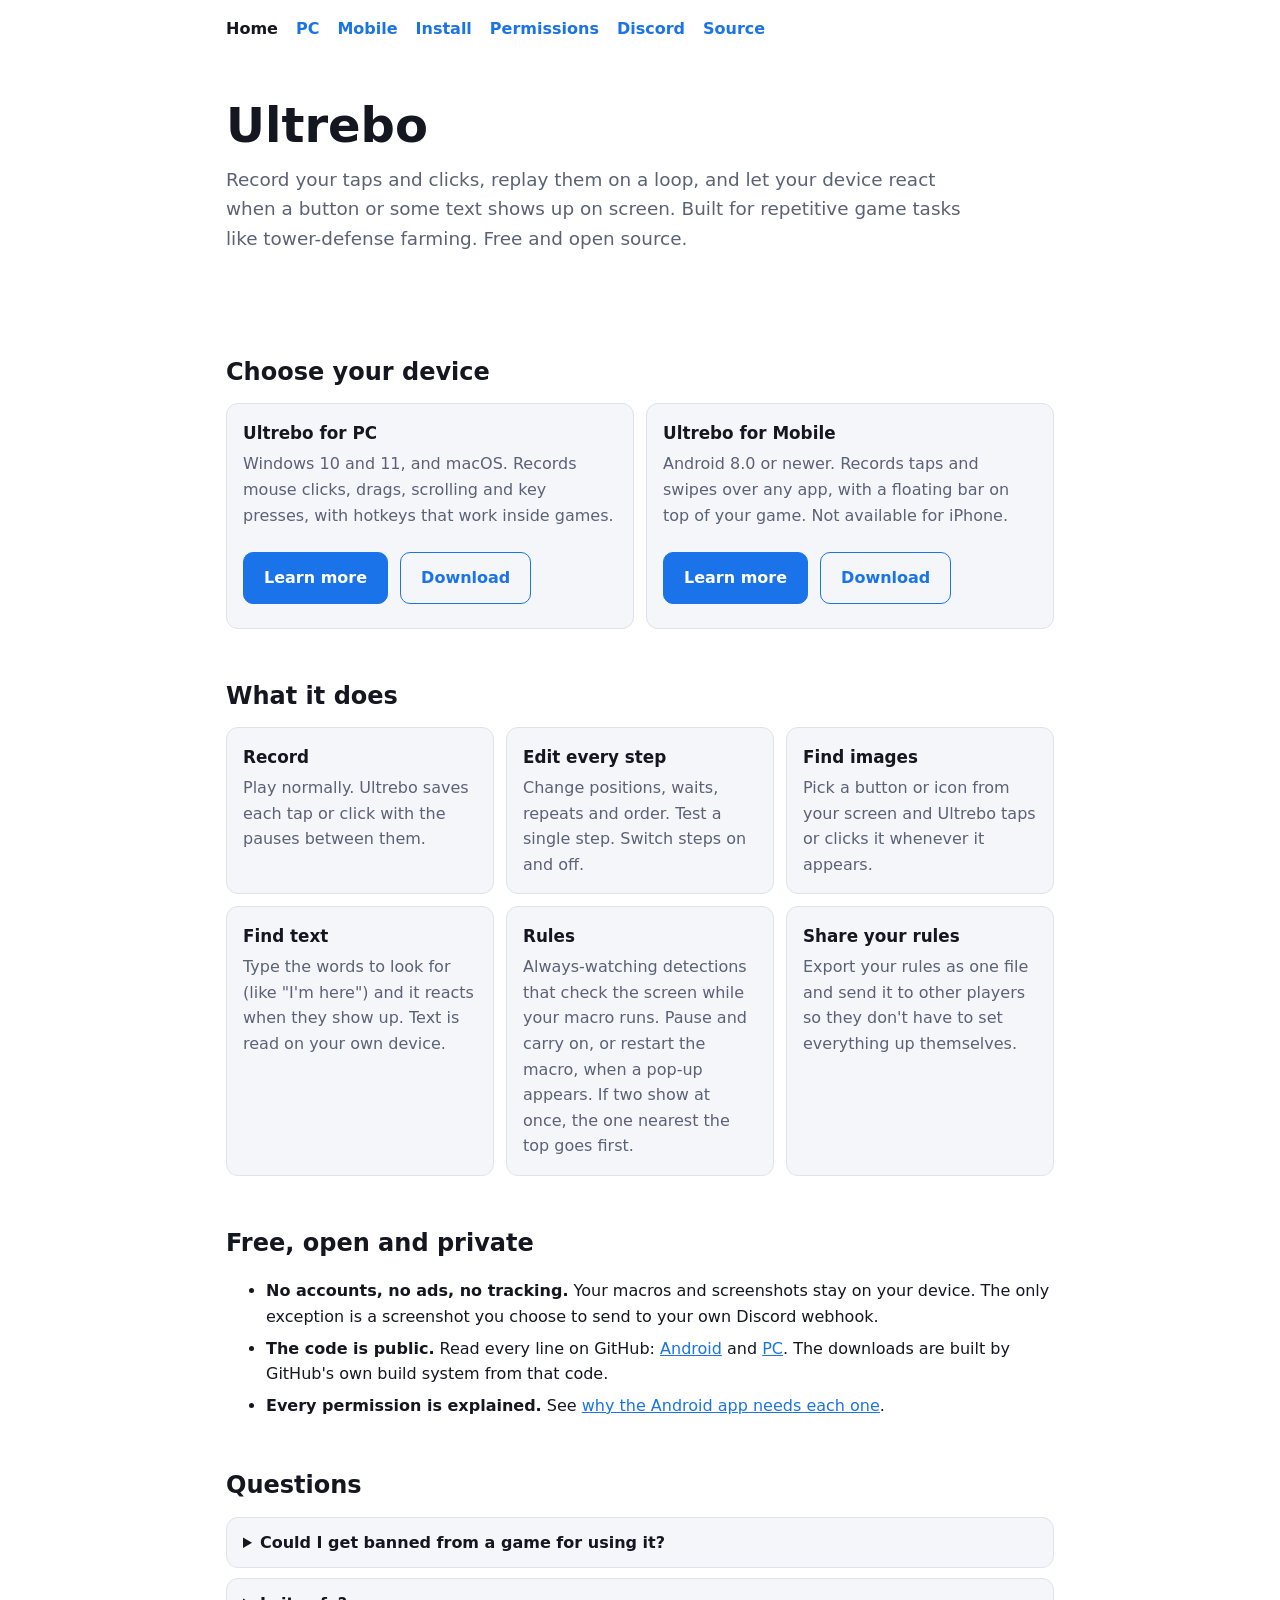
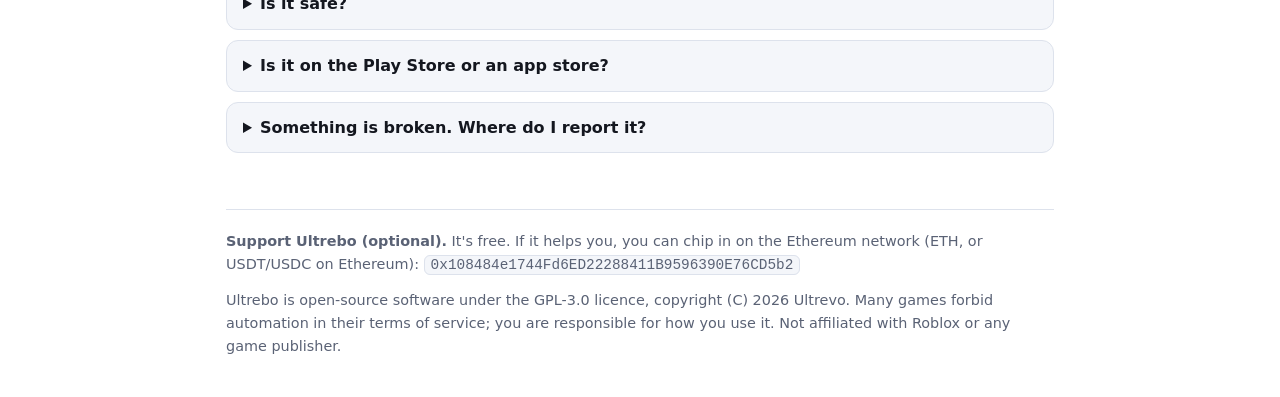
<file: docs/index.html>
<!doctype html>
<html lang="en">
<head>
<meta charset="utf-8">
<meta name="viewport" content="width=device-width, initial-scale=1">
<title>Ultrebo - tap and click automation for Android, Windows and Mac</title>
<meta name="description" content="Ultrebo is a free, open-source macro recorder for Android, Windows and Mac. It records and replays taps and clicks, finds images and text on screen, and handles pop-ups with rules.">
<meta property="og:title" content="Ultrebo - tap and click automation for Android, Windows and Mac">
<meta property="og:description" content="Record taps, replay them, and react to images and text on screen. Open source, with every permission explained.">
<meta name="google-site-verification" content="expB4RWca5_UA6iUgdjvlI29_HcrTDJphARxLdMPjEo" />
<meta name="robots" content="index,follow">
<meta name="theme-color" content="#1a73e8">
<link rel="canonical" href="https://ultrevo.github.io/Ultrebo/">
<link rel="icon" href="favicon.svg" type="image/svg+xml">
<meta property="og:type" content="website">
<meta property="og:url" content="https://ultrevo.github.io/Ultrebo/">
<meta property="og:site_name" content="Ultrebo">
<meta name="twitter:card" content="summary">
<script type="application/ld+json">
{
  "@context": "https://schema.org",
  "@type": "SoftwareApplication",
  "name": "Ultrebo",
  "applicationCategory": "UtilitiesApplication",
  "operatingSystem": "Android 8.0 or newer, Windows 10 or newer, macOS",
  "description": "Records and replays taps and clicks on Android, Windows and macOS, and can find images and text on screen.",
  "url": "https://ultrevo.github.io/Ultrebo/",
  "downloadUrl": "https://github.com/Ultrevo/Ultrebo/releases/latest",
  "license": "https://www.gnu.org/licenses/gpl-3.0.html",
  "author": { "@type": "Person", "name": "Ultrevo" }
}
</script>
<link rel="stylesheet" href="style.css?v=4">

</head>
<body>
<div class="wrap">
<nav class="site" aria-label="Site"><a href="./" aria-current="page">Home</a><a href="pc.html">PC</a><a href="mobile.html">Mobile</a><a href="install.html">Install</a><a href="permissions.html">Permissions</a><a href="https://discord.gg/mAKGfaAWWW">Discord</a><a href="https://github.com/Ultrevo/Ultrebo">Source</a></nav>

<header class="hero">
  <h1>Ultrebo</h1>
  <p class="lead">Record your taps and clicks, replay them on a loop, and let your device react when a button
  or some text shows up on screen. Built for repetitive game tasks like tower-defense farming. Free and open source.</p>
</header>

<section>
  <h2>Choose your device</h2>
  <div class="grid">
    <div class="card">
      <h3>Ultrebo for PC</h3>
      <p>Windows 10 and 11, and macOS. Records mouse clicks, drags, scrolling and key presses, with hotkeys that work inside games.</p>
      <div class="buttons">
        <a class="btn primary" href="pc.html">Learn more</a>
        <a class="btn secondary" href="https://github.com/Ultrevo/Ultrebo-pc/releases/latest">Download</a>
      </div>
    </div>
    <div class="card">
      <h3>Ultrebo for Mobile</h3>
      <p>Android 8.0 or newer. Records taps and swipes over any app, with a floating bar on top of your game. Not available for iPhone.</p>
      <div class="buttons">
        <a class="btn primary" href="mobile.html">Learn more</a>
        <a class="btn secondary" href="https://github.com/Ultrevo/Ultrebo/releases/latest">Download</a>
      </div>
    </div>
  </div>
</section>

<section>
  <h2>What it does</h2>
  <div class="grid">
    <div class="card"><h3>Record</h3><p>Play normally. Ultrebo saves each tap or click with the pauses between them.</p></div>
    <div class="card"><h3>Edit every step</h3><p>Change positions, waits, repeats and order. Test a single step. Switch steps on and off.</p></div>
    <div class="card"><h3>Find images</h3><p>Pick a button or icon from your screen and Ultrebo taps or clicks it whenever it appears.</p></div>
    <div class="card"><h3>Find text</h3><p>Type the words to look for (like "I'm here") and it reacts when they show up. Text is read on your own device.</p></div>
    <div class="card"><h3>Rules</h3><p>Always-watching detections that check the screen while your macro runs. Pause and carry on, or restart the macro, when a pop-up appears. If two show at once, the one nearest the top goes first.</p></div>
    <div class="card"><h3>Share your rules</h3><p>Export your rules as one file and send it to other players so they don't have to set everything up themselves.</p></div>
  </div>
</section>

<section>
  <h2>Free, open and private</h2>
  <ul>
    <li><strong>No accounts, no ads, no tracking.</strong> Your macros and screenshots stay on your device. The only exception is a screenshot you choose to send to your own Discord webhook.</li>
    <li><strong>The code is public.</strong> Read every line on GitHub: <a href="https://github.com/Ultrevo/Ultrebo">Android</a> and <a href="https://github.com/Ultrevo/Ultrebo-pc">PC</a>. The downloads are built by GitHub's own build system from that code.</li>
    <li><strong>Every permission is explained.</strong> See <a href="permissions.html">why the Android app needs each one</a>.</li>
  </ul>
</section>

<section>
  <h2>Questions</h2>
  <details><summary>Could I get banned from a game for using it?</summary>
    <p>Possibly. Many games forbid automation in their rules and may suspend accounts that use it. Ultrebo does not hide itself or avoid detection. You are responsible for how you use it.</p></details>
  <details><summary>Is it safe?</summary>
    <p>Everything it does is described on these pages and in the open-source code. It has no ads or accounts and does not upload your macros or screenshots, except a screenshot you choose to send to your own Discord webhook. As with any program, only install it if you are comfortable with that.</p></details>
  <details><summary>Is it on the Play Store or an app store?</summary>
    <p>No. Apps that automate taps are very restricted there, so Ultrebo is distributed from GitHub.</p></details>
  <details><summary>Something is broken. Where do I report it?</summary>
    <p>Join the <a href="https://discord.gg/mAKGfaAWWW">Discord server</a> and open a support ticket, or open an issue on GitHub. Say your device and what you did.</p></details>
</section>

<footer>
  <p class="small"><strong>Support Ultrebo (optional).</strong> It's free. If it helps you, you can chip in on the Ethereum network (ETH, or USDT/USDC on Ethereum):
  <code style="word-break:break-all">0x108484e1744Fd6ED22288411B9596390E76CD5b2</code></p>
  <p class="small">Ultrebo is open-source software under the GPL-3.0 licence, copyright (C) 2026 Ultrevo. Many games forbid automation in their terms of service;
  you are responsible for how you use it. Not affiliated with Roblox or any game publisher.</p>
</footer>

</div>
</body>
</html>
</file>
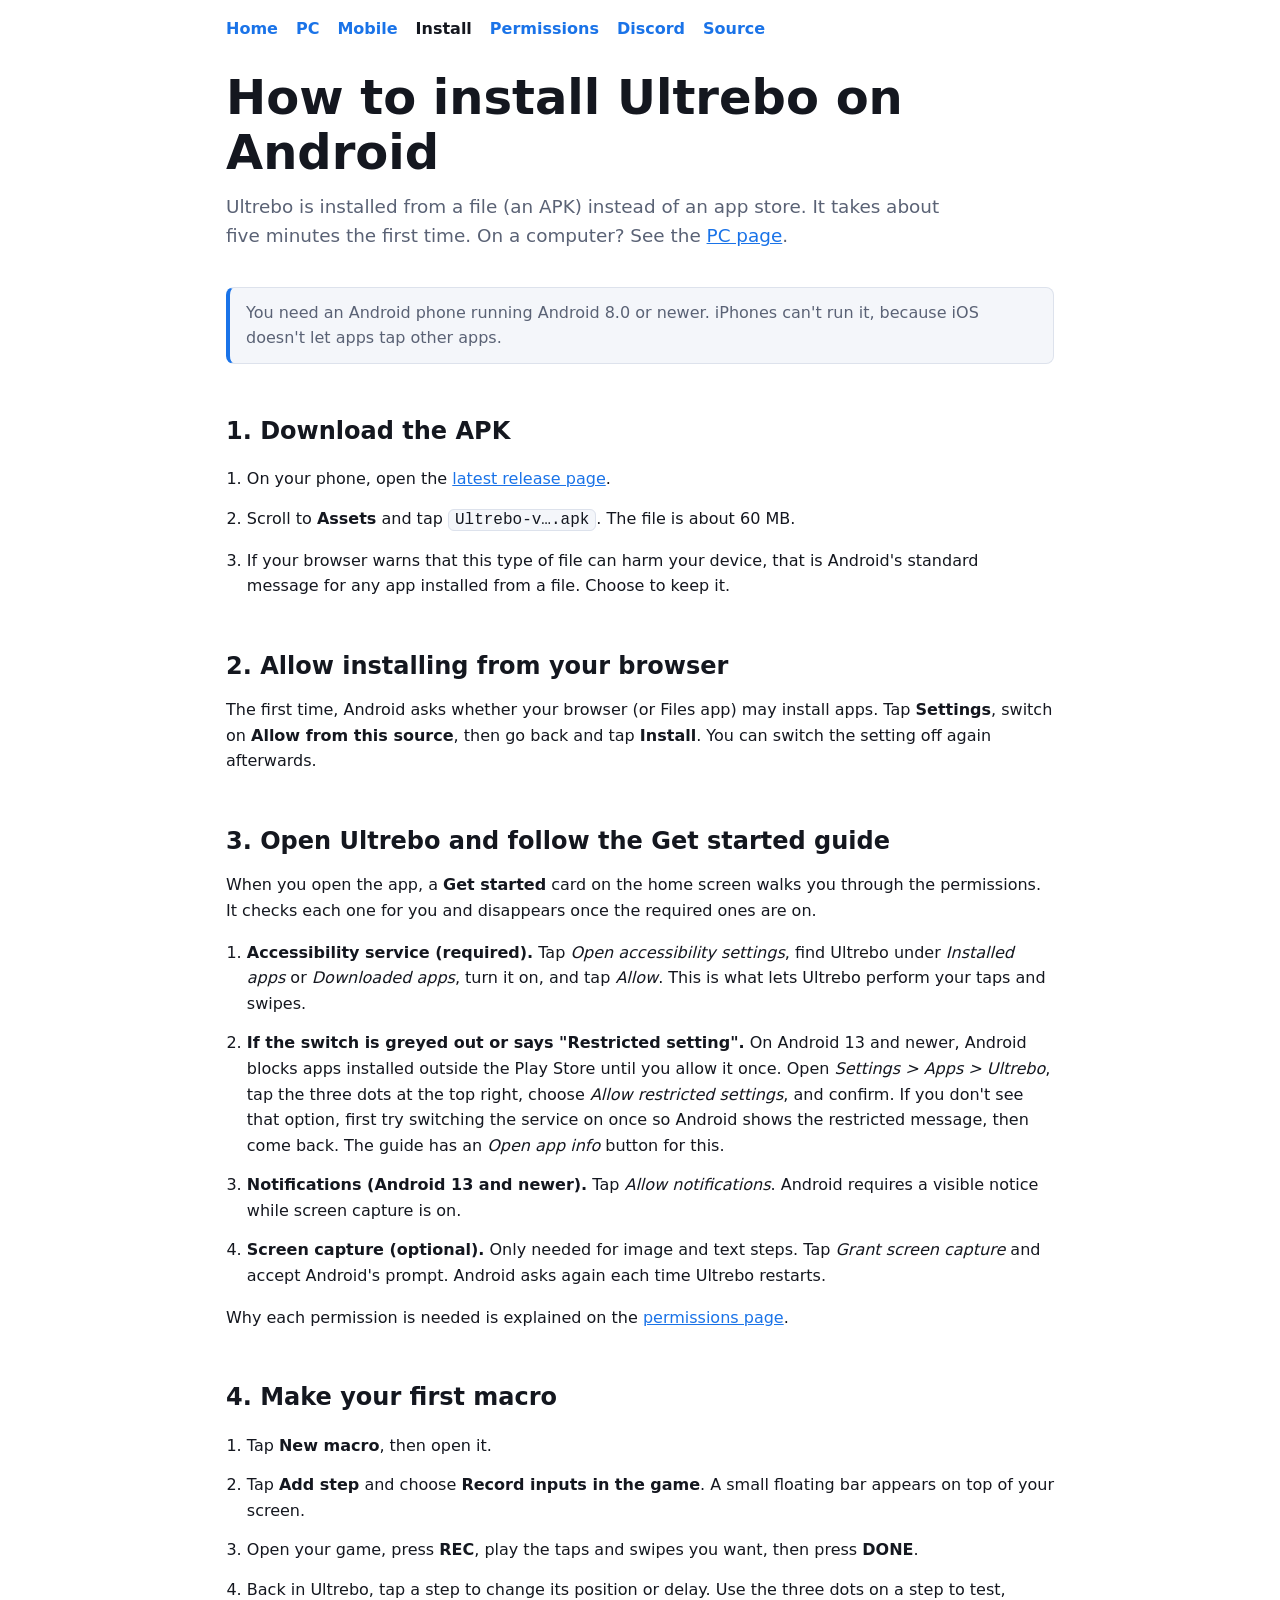
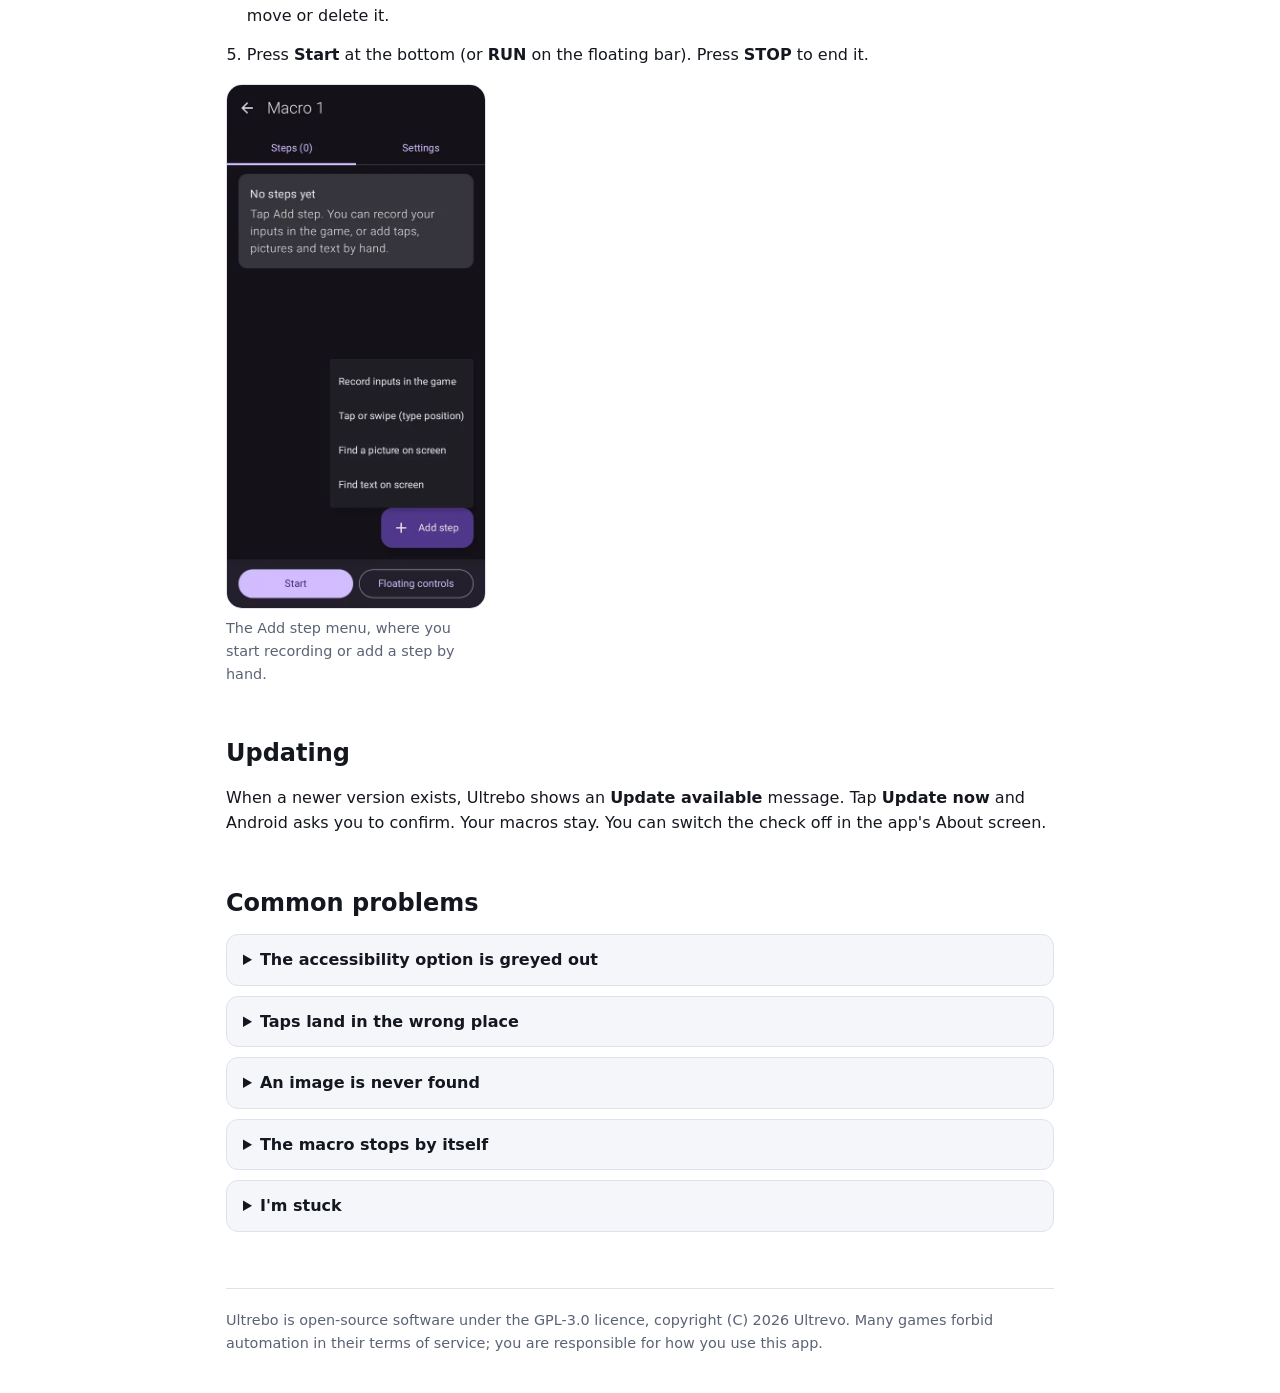
<file: docs/install.html>
<!doctype html>
<html lang="en">
<head>
<meta charset="utf-8">
<meta name="viewport" content="width=device-width, initial-scale=1">
<title>How to install Ultrebo on Android (step by step)</title>
<meta name="description" content="Step-by-step guide to installing Ultrebo from an APK on Android, switching on the accessibility service, allowing restricted settings, and recording your first macro.">
<meta name="robots" content="index,follow">
<meta name="theme-color" content="#1a73e8">
<link rel="canonical" href="https://ultrevo.github.io/Ultrebo/install.html">
<link rel="icon" href="favicon.svg" type="image/svg+xml">
<meta property="og:type" content="article">
<meta property="og:title" content="How to install Ultrebo on Android (step by step)">
<meta property="og:description" content="Step-by-step guide to installing Ultrebo from an APK on Android, switching on the accessibility service, allowing restricted settings, and recording your first macro.">
<meta property="og:url" content="https://ultrevo.github.io/Ultrebo/install.html">
<meta property="og:site_name" content="Ultrebo">
<link rel="stylesheet" href="style.css?v=4">
<style>
  /* Screenshot gallery: swipeable row on phones, three side-by-side cards on wider screens. */
  .shots { display: flex; gap: 16px; overflow-x: auto; scroll-snap-type: x mandatory;
           padding: 4px 0 12px; margin-top: 12px; -webkit-overflow-scrolling: touch; }
  .shots figure { flex: 0 0 min(250px, 72%); scroll-snap-align: start; margin: 0;
                  background: var(--surface); border: 1px solid var(--border); border-radius: 16px; padding: 10px; }
  .shots img { width: 100%; height: auto; display: block; border-radius: 10px; }
  .shots figcaption { font-size: .9rem; color: var(--text); margin: 10px 4px 4px; line-height: 1.4; }
  @media (min-width: 720px) {
    .shots { display: grid; grid-template-columns: repeat(3, 1fr); overflow: visible; }
    .shots figure { flex: none; }
  }
  .shot-single { max-width: 260px; margin: 12px 0 20px; }
  .shot-single img { width: 100%; height: auto; display: block; border-radius: 16px; border: 1px solid var(--border); }
  .shot-single figcaption { font-size: .9rem; color: var(--muted); margin-top: 8px; }
</style>

</head>
<body>
<div class="wrap">
<nav class="site" aria-label="Site"><a href="./">Home</a><a href="pc.html">PC</a><a href="mobile.html">Mobile</a><a href="install.html" aria-current="page">Install</a><a href="permissions.html">Permissions</a><a href="https://discord.gg/mAKGfaAWWW">Discord</a><a href="https://github.com/Ultrevo/Ultrebo">Source</a></nav>
<header class="page-title">
  <h1>How to install Ultrebo on Android</h1>
  <p class="lead">Ultrebo is installed from a file (an APK) instead of an app store. It takes about five minutes the first time. On a computer? See the <a href="pc.html">PC page</a>.</p>
</header>

<div class="callout"><p>You need an Android phone running Android 8.0 or newer. iPhones can't run it, because iOS doesn't let apps tap other apps.</p></div>

<h2>1. Download the APK</h2>
<ol class="steps">
  <li>On your phone, open the <a href="https://github.com/Ultrevo/Ultrebo/releases/latest">latest release page</a>.</li>
  <li>Scroll to <strong>Assets</strong> and tap <code>Ultrebo-v….apk</code>. The file is about 60 MB.</li>
  <li>If your browser warns that this type of file can harm your device, that is Android's standard message for any app installed from a file. Choose to keep it.</li>
</ol>

<h2>2. Allow installing from your browser</h2>
<p>The first time, Android asks whether your browser (or Files app) may install apps. Tap <strong>Settings</strong>, switch on <strong>Allow from this source</strong>, then go back and tap <strong>Install</strong>. You can switch the setting off again afterwards.</p>

<h2>3. Open Ultrebo and follow the Get started guide</h2>
<p>When you open the app, a <strong>Get started</strong> card on the home screen walks you through the permissions. It checks each one for you and disappears once the required ones are on.</p>
<ol class="steps">
  <li><strong>Accessibility service (required).</strong> Tap <em>Open accessibility settings</em>, find Ultrebo under <em>Installed apps</em> or <em>Downloaded apps</em>, turn it on, and tap <em>Allow</em>. This is what lets Ultrebo perform your taps and swipes.</li>
  <li><strong>If the switch is greyed out or says "Restricted setting".</strong> On Android 13 and newer, Android blocks apps installed outside the Play Store until you allow it once. Open <em>Settings &gt; Apps &gt; Ultrebo</em>, tap the three dots at the top right, choose <em>Allow restricted settings</em>, and confirm. If you don't see that option, first try switching the service on once so Android shows the restricted message, then come back. The guide has an <em>Open app info</em> button for this.</li>
  <li><strong>Notifications (Android 13 and newer).</strong> Tap <em>Allow notifications</em>. Android requires a visible notice while screen capture is on.</li>
  <li><strong>Screen capture (optional).</strong> Only needed for image and text steps. Tap <em>Grant screen capture</em> and accept Android's prompt. Android asks again each time Ultrebo restarts.</li>
</ol>
<p>Why each permission is needed is explained on the <a href="permissions.html">permissions page</a>.</p>

<h2>4. Make your first macro</h2>
<ol class="steps">
  <li>Tap <strong>New macro</strong>, then open it.</li>
  <li>Tap <strong>Add step</strong> and choose <strong>Record inputs in the game</strong>. A small floating bar appears on top of your screen.</li>
  <li>Open your game, press <strong>REC</strong>, play the taps and swipes you want, then press <strong>DONE</strong>.</li>
  <li>Back in Ultrebo, tap a step to change its position or delay. Use the three dots on a step to test, move or delete it.</li>
  <li>Press <strong>Start</strong> at the bottom (or <strong>RUN</strong> on the floating bar). Press <strong>STOP</strong> to end it.</li>
</ol>

<figure class="shot-single">
  <img src="img/add-step.webp" width="540" height="1095" loading="lazy"
       alt="The Add step menu in Ultrebo: record inputs in the game, tap or swipe, find a picture on screen, find text on screen">
  <figcaption>The Add step menu, where you start recording or add a step by hand.</figcaption>
</figure>

<h2>Updating</h2>
<p>When a newer version exists, Ultrebo shows an <strong>Update available</strong> message. Tap <strong>Update now</strong> and Android asks you to confirm. Your macros stay. You can switch the check off in the app's About screen.</p>

<h2>Common problems</h2>
<details><summary>The accessibility option is greyed out</summary><p>Allow restricted settings for Ultrebo (step 3 above), then try again.</p></details>
<details><summary>Taps land in the wrong place</summary><p>Re-record after changing screen rotation or display size. Positions are absolute screen coordinates.</p></details>
<details><summary>An image is never found</summary><p>Re-crop it, lower the match threshold (try 0.75), and make sure screen capture is on.</p></details>
<details><summary>The macro stops by itself</summary><p>Android may have switched the accessibility service off, as some battery savers do. Turn it on again and exclude Ultrebo from battery optimisation.</p></details>
<details><summary>I'm stuck</summary><p>Join the <a href="https://discord.gg/mAKGfaAWWW">Discord server</a> and open a support ticket. Say your phone model and Android version.</p></details>

<footer>
  <p class="small">Ultrebo is open-source software under the GPL-3.0 licence, copyright (C) 2026 Ultrevo. Many games forbid
  automation in their terms of service; you are responsible for how you use this app.</p>
</footer>
</div>
</body>
</html>
</file>
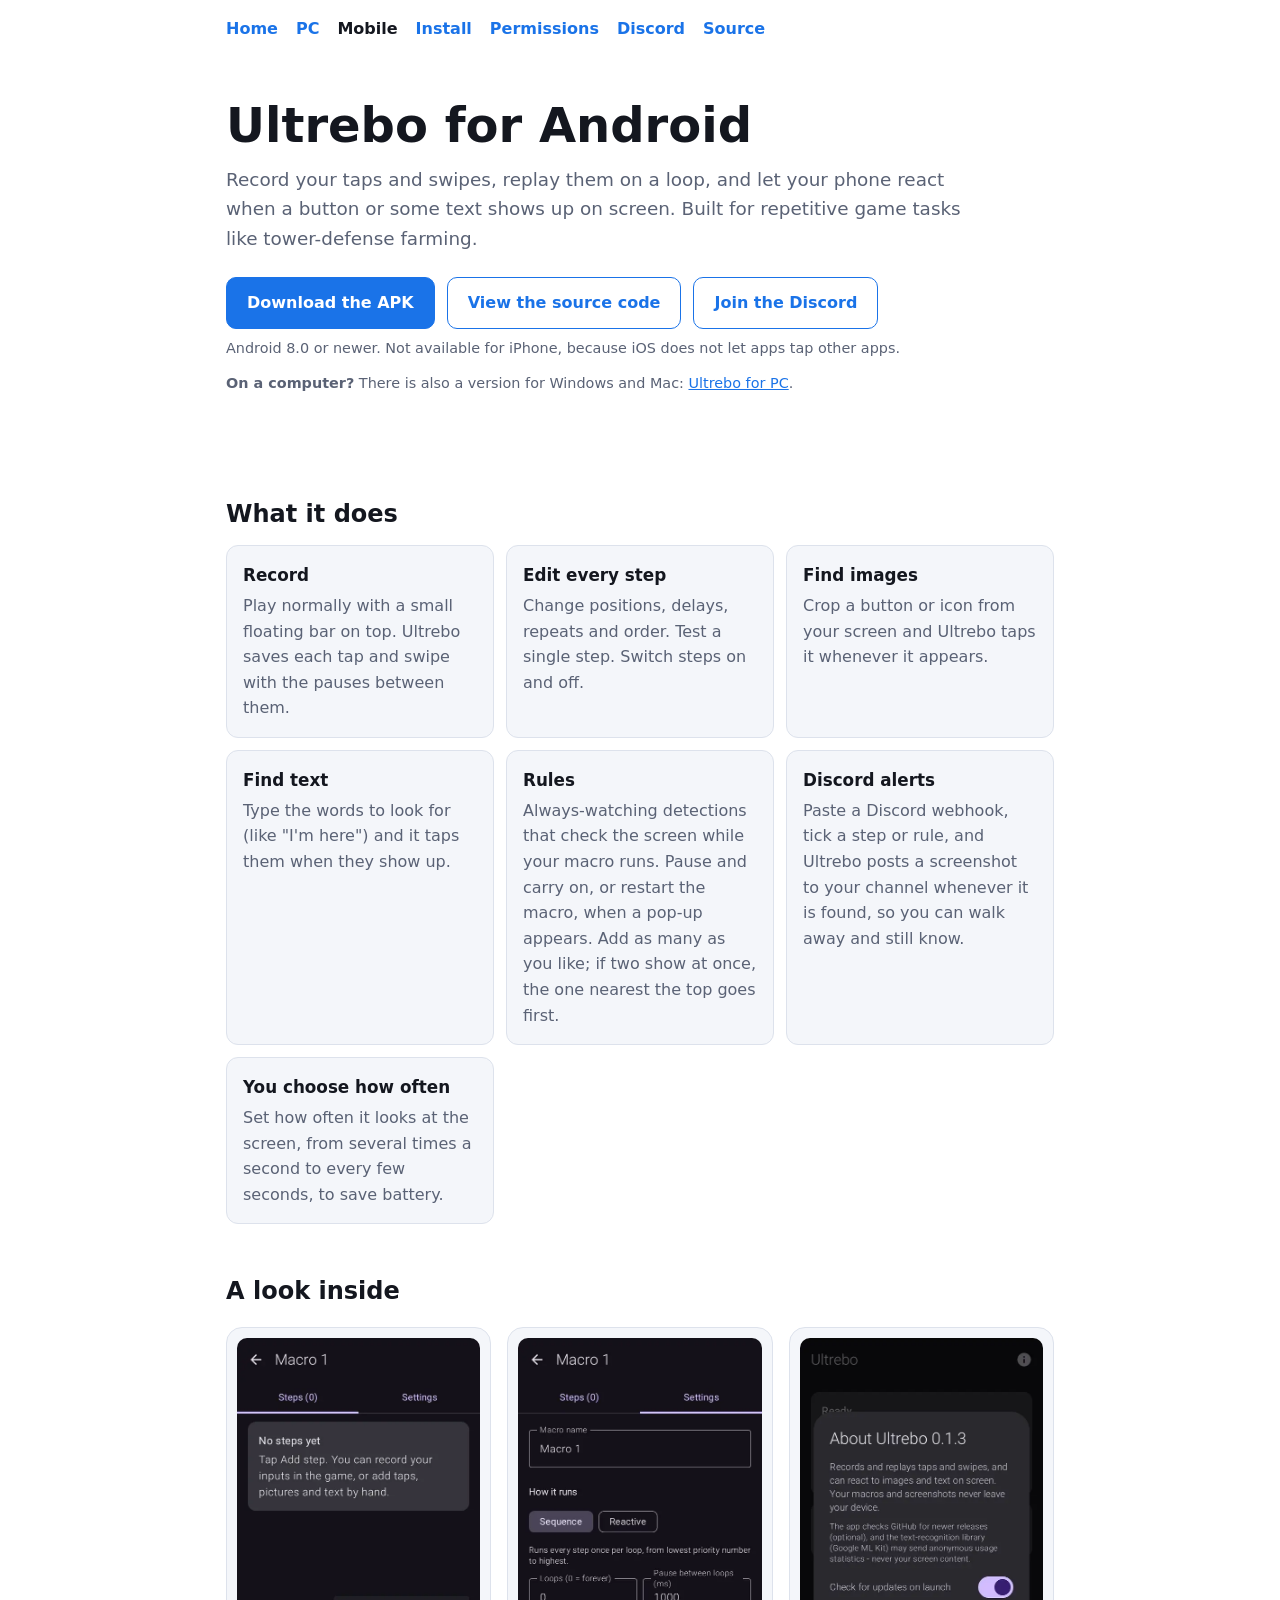
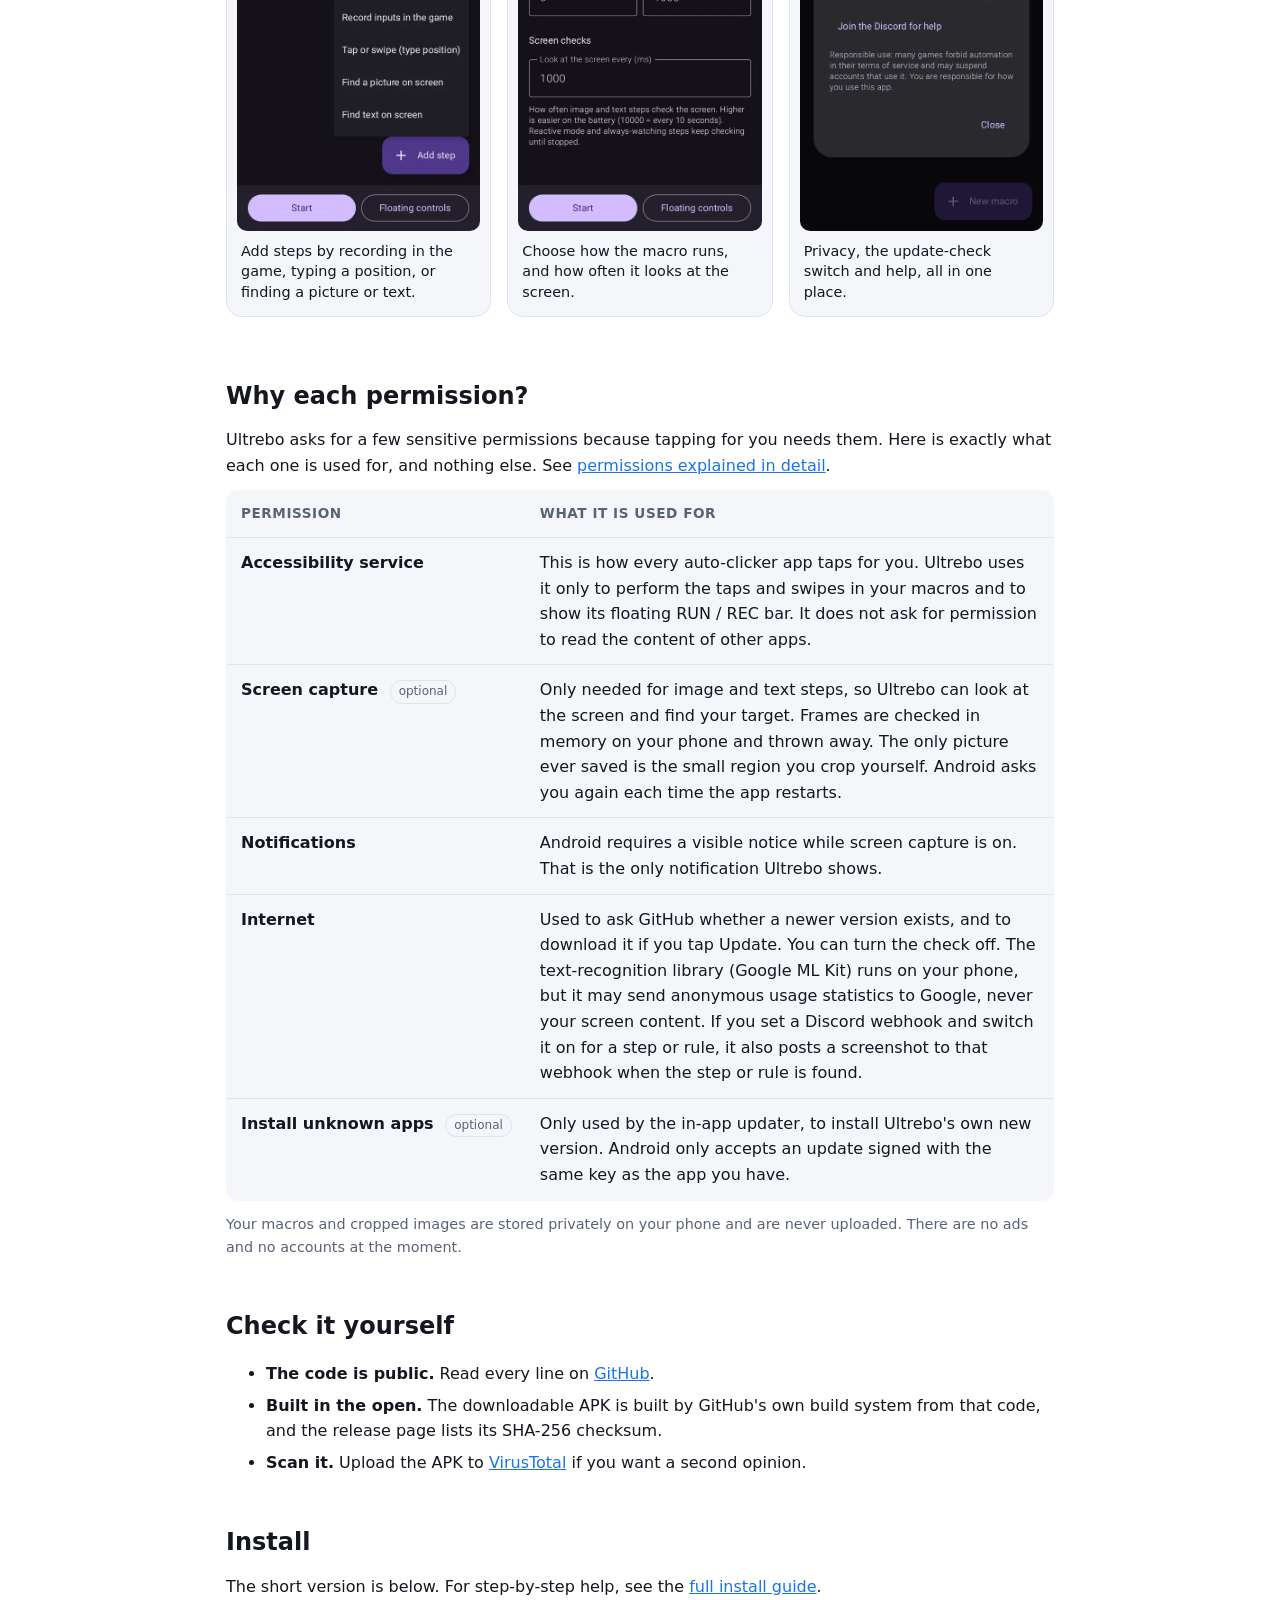
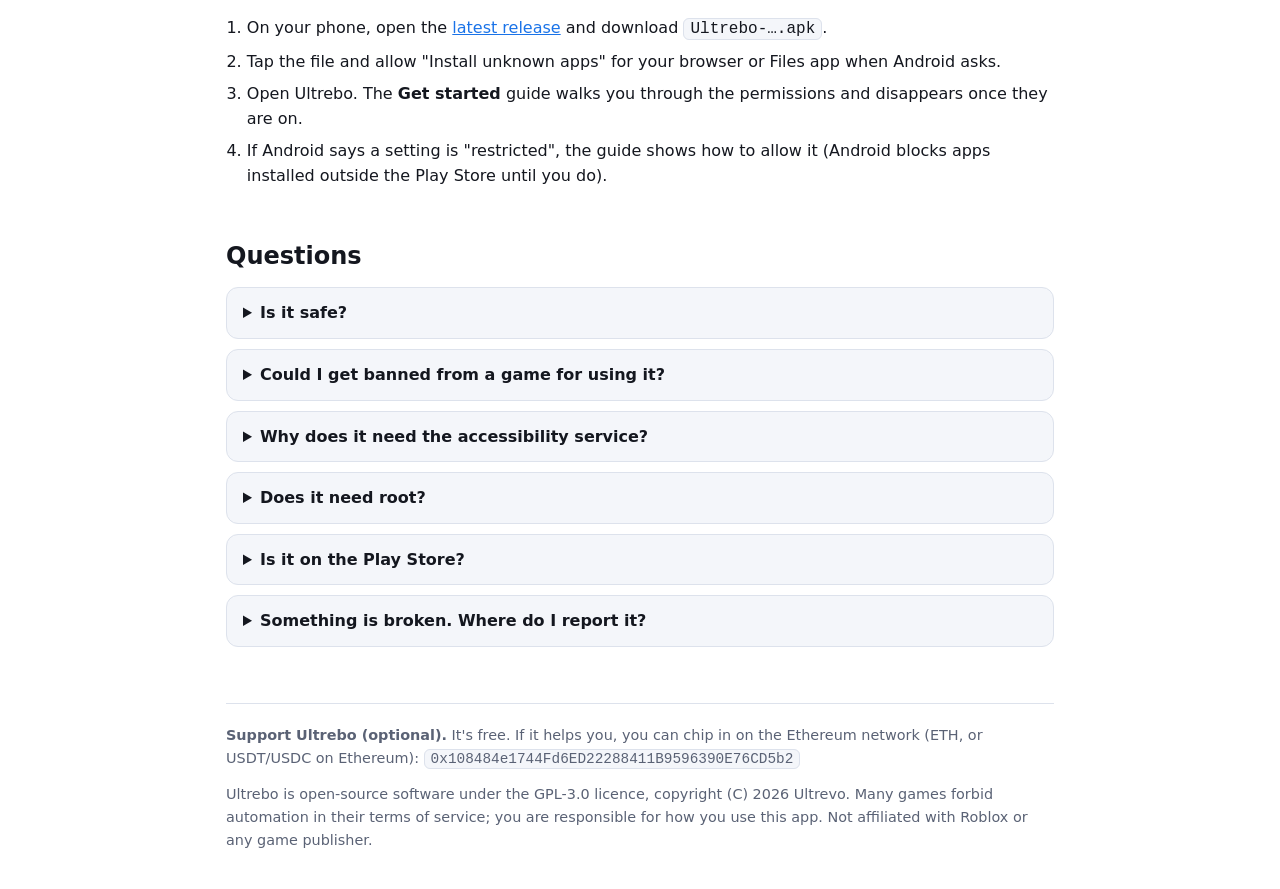
<file: docs/mobile.html>
<!doctype html>
<html lang="en">
<head>
<meta charset="utf-8">
<meta name="viewport" content="width=device-width, initial-scale=1">
<title>Ultrebo for Android - tap automation app</title>
<meta name="description" content="Ultrebo for Android is a free, open-source app that records and replays taps and swipes and can find images and text on screen. See exactly what it does and why it needs each permission.">
<meta property="og:title" content="Ultrebo for Android">
<meta property="og:description" content="Record taps, replay them, and react to images and text on screen. Open source, with every permission explained.">
<meta name="robots" content="index,follow">
<meta name="theme-color" content="#1a73e8">
<link rel="canonical" href="https://ultrevo.github.io/Ultrebo/mobile.html">
<link rel="icon" href="favicon.svg" type="image/svg+xml">
<meta property="og:type" content="website">
<meta property="og:url" content="https://ultrevo.github.io/Ultrebo/mobile.html">
<meta property="og:site_name" content="Ultrebo">
<meta name="twitter:card" content="summary">
<script type="application/ld+json">
{
  "@context": "https://schema.org",
  "@type": "SoftwareApplication",
  "name": "Ultrebo for Android",
  "applicationCategory": "UtilitiesApplication",
  "operatingSystem": "Android 8.0 or newer",
  "description": "Records and replays taps and swipes on Android, and can find images and text on screen.",
  "url": "https://ultrevo.github.io/Ultrebo/mobile.html",
  "downloadUrl": "https://github.com/Ultrevo/Ultrebo/releases/latest",
  "license": "https://www.gnu.org/licenses/gpl-3.0.html",
  "author": { "@type": "Person", "name": "Ultrevo" }
}
</script>
<link rel="stylesheet" href="style.css?v=4">
<style>
  /* Screenshot gallery: swipeable row on phones, three side-by-side cards on wider screens. */
  .shots { display: flex; gap: 16px; overflow-x: auto; scroll-snap-type: x mandatory;
           padding: 4px 0 12px; margin-top: 12px; -webkit-overflow-scrolling: touch; }
  .shots figure { flex: 0 0 min(250px, 72%); scroll-snap-align: start; margin: 0;
                  background: var(--surface); border: 1px solid var(--border); border-radius: 16px; padding: 10px; }
  .shots img { width: 100%; height: auto; display: block; border-radius: 10px; }
  .shots figcaption { font-size: .9rem; color: var(--text); margin: 10px 4px 4px; line-height: 1.4; }
  @media (min-width: 720px) {
    .shots { display: grid; grid-template-columns: repeat(3, 1fr); overflow: visible; }
    .shots figure { flex: none; }
  }
  .shot-single { max-width: 260px; margin: 12px 0 20px; }
  .shot-single img { width: 100%; height: auto; display: block; border-radius: 16px; border: 1px solid var(--border); }
  .shot-single figcaption { font-size: .9rem; color: var(--muted); margin-top: 8px; }
</style>

</head>
<body>
<div class="wrap">
<nav class="site" aria-label="Site"><a href="./">Home</a><a href="pc.html">PC</a><a href="mobile.html" aria-current="page">Mobile</a><a href="install.html">Install</a><a href="permissions.html">Permissions</a><a href="https://discord.gg/mAKGfaAWWW">Discord</a><a href="https://github.com/Ultrevo/Ultrebo">Source</a></nav>

<header class="hero">
  <h1>Ultrebo for Android</h1>
  <p class="lead">Record your taps and swipes, replay them on a loop, and let your phone react when a button
  or some text shows up on screen. Built for repetitive game tasks like tower-defense farming.</p>
  <div class="buttons">
    <a class="btn primary" href="https://github.com/Ultrevo/Ultrebo/releases/latest">Download the APK</a>
    <a class="btn secondary" href="https://github.com/Ultrevo/Ultrebo">View the source code</a>
    <a class="btn secondary" href="https://discord.gg/mAKGfaAWWW">Join the Discord</a>
  </div>
  <p class="small">Android 8.0 or newer. Not available for iPhone, because iOS does not let apps tap other apps.</p>
  <p class="small"><strong>On a computer?</strong> There is also a version for Windows and Mac: <a href="pc.html">Ultrebo for PC</a>.</p>
</header>

<section>
  <h2>What it does</h2>
  <div class="grid">
    <div class="card"><h3>Record</h3><p>Play normally with a small floating bar on top. Ultrebo saves each tap and swipe with the pauses between them.</p></div>
    <div class="card"><h3>Edit every step</h3><p>Change positions, delays, repeats and order. Test a single step. Switch steps on and off.</p></div>
    <div class="card"><h3>Find images</h3><p>Crop a button or icon from your screen and Ultrebo taps it whenever it appears.</p></div>
    <div class="card"><h3>Find text</h3><p>Type the words to look for (like "I'm here") and it taps them when they show up.</p></div>
    <div class="card"><h3>Rules</h3><p>Always-watching detections that check the screen while your macro runs. Pause and carry on, or restart the macro, when a pop-up appears. Add as many as you like; if two show at once, the one nearest the top goes first.</p></div>
    <div class="card"><h3>Discord alerts</h3><p>Paste a Discord webhook, tick a step or rule, and Ultrebo posts a screenshot to your channel whenever it is found, so you can walk away and still know.</p></div>
    <div class="card"><h3>You choose how often</h3><p>Set how often it looks at the screen, from several times a second to every few seconds, to save battery.</p></div>
  </div>
</section>

<section>
  <h2>A look inside</h2>
  <div class="shots">
    <figure>
      <img src="img/add-step.webp" width="540" height="1095" loading="lazy"
           alt="Ultrebo's Add step menu listing four options: record inputs in the game, tap or swipe, find a picture on screen, and find text on screen">
      <figcaption>Add steps by recording in the game, typing a position, or finding a picture or text.</figcaption>
    </figure>
    <figure>
      <img src="img/settings.webp" width="540" height="1095" loading="lazy"
           alt="Ultrebo's macro settings screen with run mode, loop count, pause between loops and how often to check the screen">
      <figcaption>Choose how the macro runs, and how often it looks at the screen.</figcaption>
    </figure>
    <figure>
      <img src="img/about.webp" width="540" height="1095" loading="lazy"
           alt="Ultrebo's About screen with its privacy summary, the update-check switch and a link to the Discord server">
      <figcaption>Privacy, the update-check switch and help, all in one place.</figcaption>
    </figure>
  </div>
</section>

<section id="permissions">
  <h2>Why each permission?</h2>
  <p>Ultrebo asks for a few sensitive permissions because tapping for you needs them. Here is exactly what each one
  is used for, and nothing else. See <a href="permissions.html">permissions explained in detail</a>.</p>
  <table>
    <thead><tr><th>Permission</th><th>What it is used for</th></tr></thead>
    <tbody>
      <tr><td class="perm">Accessibility service</td>
        <td>This is how every auto-clicker app taps for you. Ultrebo uses it only to perform the taps and swipes
        in your macros and to show its floating RUN / REC bar. It does not ask for permission to read the content of other apps.</td></tr>
      <tr><td class="perm">Screen capture <span class="tag">optional</span></td>
        <td>Only needed for image and text steps, so Ultrebo can look at the screen and find your target. Frames are
        checked in memory on your phone and thrown away. The only picture ever saved is the small region you crop yourself.
        Android asks you again each time the app restarts.</td></tr>
      <tr><td class="perm">Notifications</td>
        <td>Android requires a visible notice while screen capture is on. That is the only notification Ultrebo shows.</td></tr>
      <tr><td class="perm">Internet</td>
        <td>Used to ask GitHub whether a newer version exists, and to download it if you tap Update. You can turn the check off.
        The text-recognition library (Google ML Kit) runs on your phone, but it may send anonymous usage statistics to Google,
        never your screen content. If you set a Discord webhook and switch it on for a step or rule, it also posts a screenshot to that webhook when the step or rule is found.</td></tr>
      <tr><td class="perm">Install unknown apps <span class="tag">optional</span></td>
        <td>Only used by the in-app updater, to install Ultrebo's own new version. Android only accepts an update
        signed with the same key as the app you have.</td></tr>
    </tbody>
  </table>
  <p class="small" style="margin-top:12px">Your macros and cropped images are stored privately on your phone and are never uploaded.
  There are no ads and no accounts at the moment.</p>
</section>

<section>
  <h2>Check it yourself</h2>
  <ul>
    <li><strong>The code is public.</strong> Read every line on <a href="https://github.com/Ultrevo/Ultrebo">GitHub</a>.</li>
    <li><strong>Built in the open.</strong> The downloadable APK is built by GitHub's own build system from that code, and the release page lists its SHA-256 checksum.</li>
    <li><strong>Scan it.</strong> Upload the APK to <a href="https://www.virustotal.com">VirusTotal</a> if you want a second opinion.</li>
  </ul>
</section>

<section>
  <h2>Install</h2>
  <p>The short version is below. For step-by-step help, see the <a href="install.html">full install guide</a>.</p>
  <ol>
    <li>On your phone, open the <a href="https://github.com/Ultrevo/Ultrebo/releases/latest">latest release</a> and download <code>Ultrebo-….apk</code>.</li>
    <li>Tap the file and allow "Install unknown apps" for your browser or Files app when Android asks.</li>
    <li>Open Ultrebo. The <strong>Get started</strong> guide walks you through the permissions and disappears once they are on.</li>
    <li>If Android says a setting is "restricted", the guide shows how to allow it (Android blocks apps installed outside the Play Store until you do).</li>
  </ol>
</section>

<section>
  <h2>Questions</h2>
  <details><summary>Is it safe?</summary>
    <p>Everything it does is described above and in the open-source code. It has no ads or accounts and does not upload your macros or screenshots, except a screenshot you choose to send to your own Discord webhook. As with any app, only install it if you are comfortable with that.</p></details>
  <details><summary>Could I get banned from a game for using it?</summary>
    <p>Possibly. Many games forbid automation in their rules and may suspend accounts that use it. Ultrebo does not hide itself or avoid detection. You are responsible for how you use it.</p></details>
  <details><summary>Why does it need the accessibility service?</summary>
    <p>It is the only official way an Android app can tap and swipe on other apps. Every auto-clicker uses it.</p></details>
  <details><summary>Does it need root?</summary>
    <p>No.</p></details>
  <details><summary>Is it on the Play Store?</summary>
    <p>No. Apps that automate taps are very restricted there, so Ultrebo is distributed from GitHub.</p></details>
  <details><summary>Something is broken. Where do I report it?</summary>
    <p>Join the <a href="https://discord.gg/mAKGfaAWWW">Discord server</a> and open a support ticket, or open an issue on <a href="https://github.com/Ultrevo/Ultrebo/issues">GitHub</a>. Say your phone model and Android version.</p></details>
</section>

<footer>
  <p class="small"><strong>Support Ultrebo (optional).</strong> It's free. If it helps you, you can chip in on the Ethereum network (ETH, or USDT/USDC on Ethereum):
  <code style="word-break:break-all">0x108484e1744Fd6ED22288411B9596390E76CD5b2</code></p>
  <p class="small">Ultrebo is open-source software under the GPL-3.0 licence, copyright (C) 2026 Ultrevo. Many games forbid automation in their terms of service;
  you are responsible for how you use this app. Not affiliated with Roblox or any game publisher.</p>
</footer>

</div>
</body>
</html>
</file>
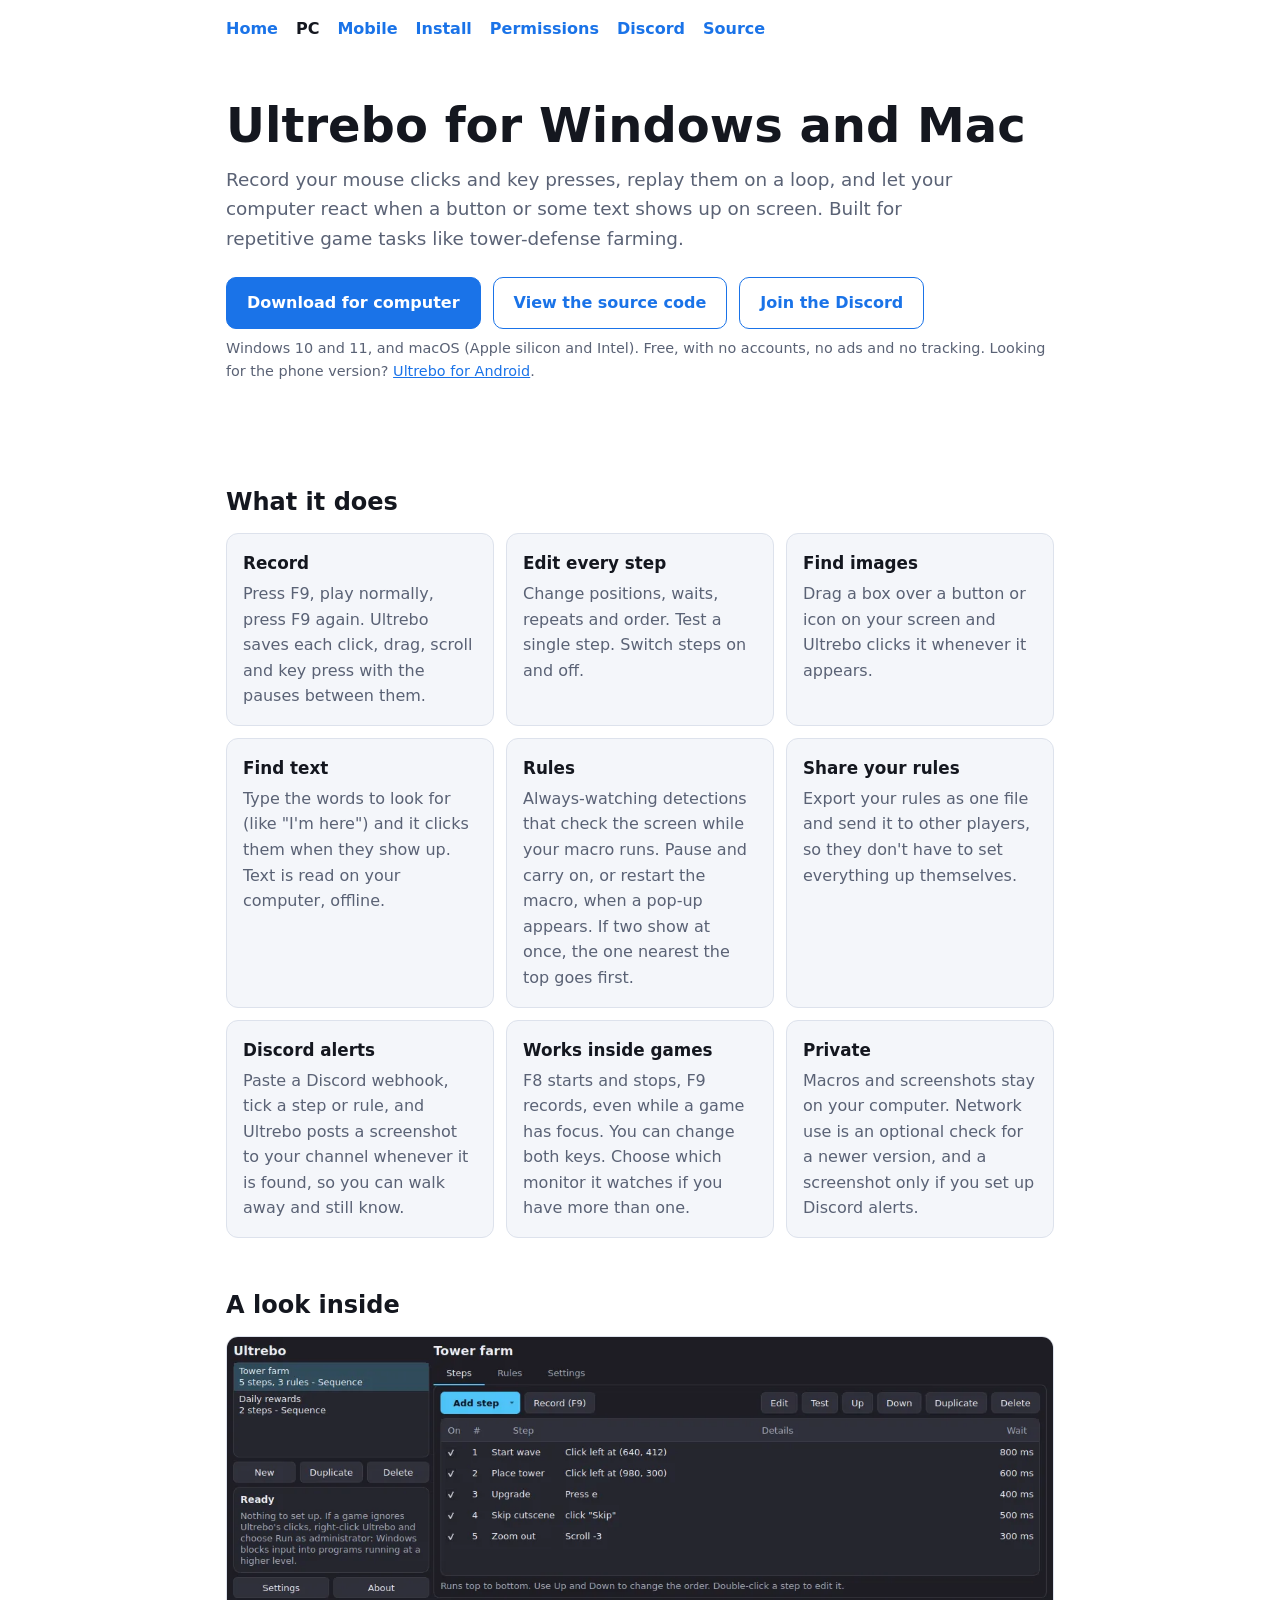
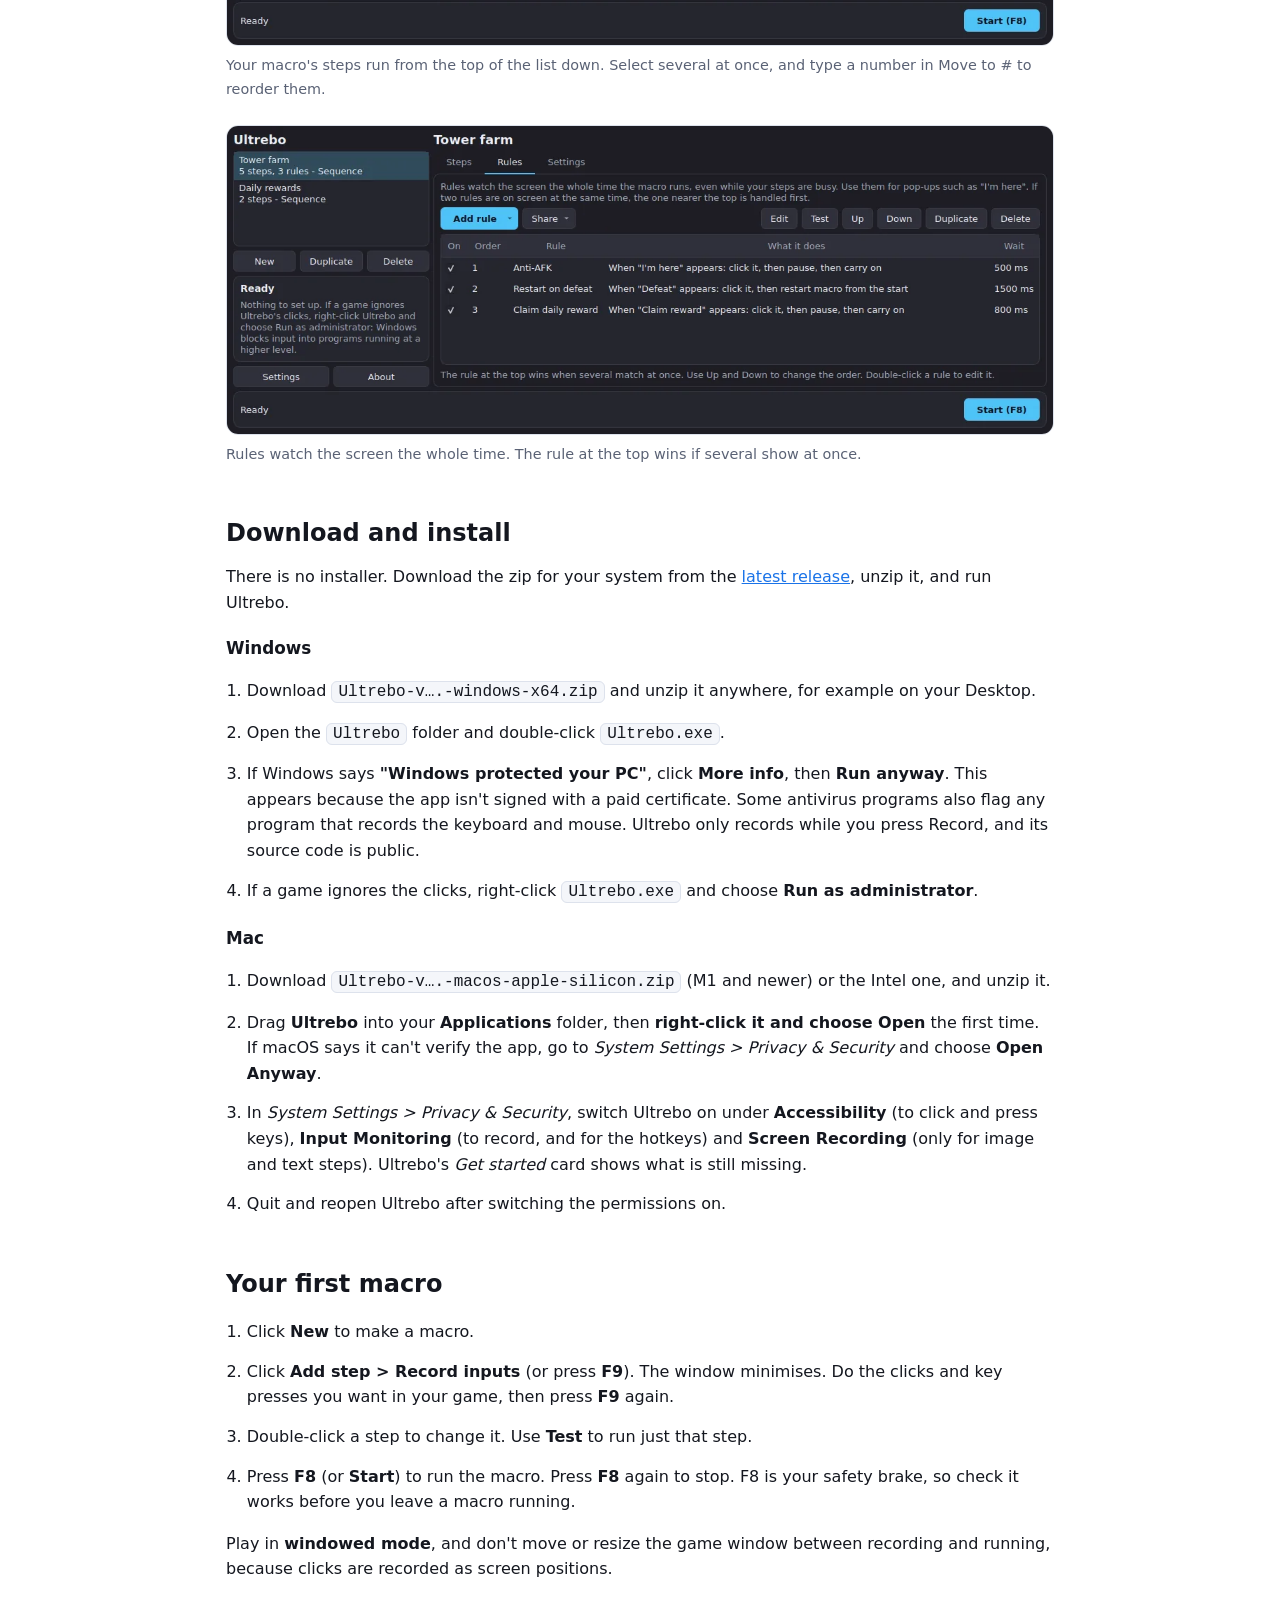
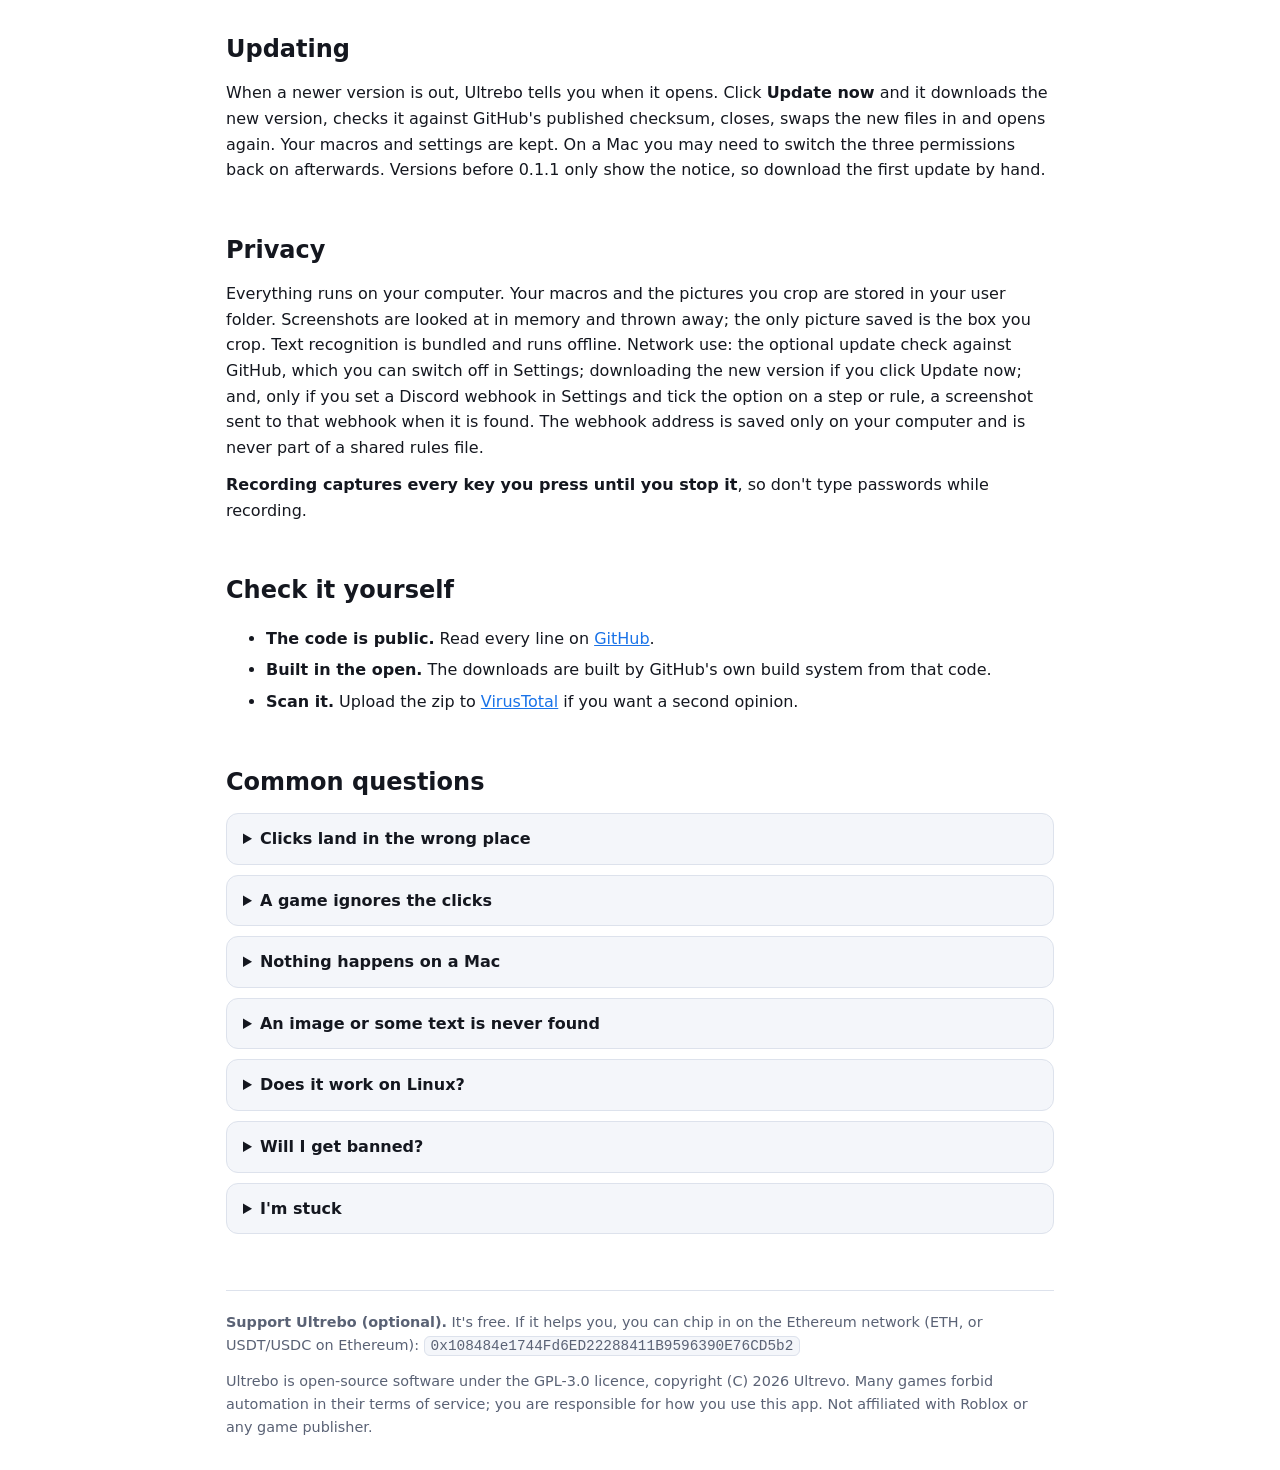
<file: docs/pc.html>
<!doctype html>
<html lang="en">
<head>
<meta charset="utf-8">
<meta name="viewport" content="width=device-width, initial-scale=1">
<title>Ultrebo for Windows and Mac - mouse and keyboard macro recorder</title>
<meta name="description" content="Ultrebo for computer records and replays your mouse clicks and key presses, finds images and text on screen, and handles pop-ups with rules. Free and open source for Windows and macOS.">
<meta name="robots" content="index,follow">
<meta name="theme-color" content="#1a73e8">
<link rel="canonical" href="https://ultrevo.github.io/Ultrebo/pc.html">
<link rel="icon" href="favicon.svg" type="image/svg+xml">
<meta property="og:type" content="website">
<meta property="og:title" content="Ultrebo for Windows and Mac">
<meta property="og:description" content="Record and replay mouse clicks and key presses, find images and text on screen, and handle pop-ups with rules. Free and open source.">
<meta property="og:url" content="https://ultrevo.github.io/Ultrebo/pc.html">
<meta property="og:site_name" content="Ultrebo">
<meta name="twitter:card" content="summary">
<script type="application/ld+json">
{
  "@context": "https://schema.org",
  "@type": "SoftwareApplication",
  "name": "Ultrebo for computer",
  "applicationCategory": "UtilitiesApplication",
  "operatingSystem": "Windows 10 or newer, macOS",
  "description": "Records and replays mouse clicks and key presses on Windows and macOS, and can find images and text on screen.",
  "url": "https://ultrevo.github.io/Ultrebo/pc.html",
  "downloadUrl": "https://github.com/Ultrevo/Ultrebo-pc/releases/latest",
  "license": "https://www.gnu.org/licenses/gpl-3.0.html",
  "author": { "@type": "Person", "name": "Ultrevo" }
}
</script>
<link rel="stylesheet" href="style.css?v=4">
<style>
  .wide { margin: 12px 0 24px; }
  .wide img { width: 100%; height: auto; display: block; border-radius: 12px; border: 1px solid var(--border); }
  .wide figcaption { font-size: .9rem; color: var(--muted); margin-top: 8px; }
</style>
</head>
<body>
<div class="wrap">
<nav class="site" aria-label="Site"><a href="./">Home</a><a href="pc.html" aria-current="page">PC</a><a href="mobile.html">Mobile</a><a href="install.html">Install</a><a href="permissions.html">Permissions</a><a href="https://discord.gg/mAKGfaAWWW">Discord</a><a href="https://github.com/Ultrevo/Ultrebo">Source</a></nav>

<header class="hero">
  <h1>Ultrebo for Windows and Mac</h1>
  <p class="lead">Record your mouse clicks and key presses, replay them on a loop, and let your computer react when a
  button or some text shows up on screen. Built for repetitive game tasks like tower-defense farming.</p>
  <div class="buttons">
    <a class="btn primary" href="https://github.com/Ultrevo/Ultrebo-pc/releases/latest">Download for computer</a>
    <a class="btn secondary" href="https://github.com/Ultrevo/Ultrebo-pc">View the source code</a>
    <a class="btn secondary" href="https://discord.gg/mAKGfaAWWW">Join the Discord</a>
  </div>
  <p class="small">Windows 10 and 11, and macOS (Apple silicon and Intel). Free, with no accounts, no ads and no tracking. Looking for the phone version? <a href="mobile.html">Ultrebo for Android</a>.</p>
</header>

<section>
  <h2>What it does</h2>
  <div class="grid">
    <div class="card"><h3>Record</h3><p>Press F9, play normally, press F9 again. Ultrebo saves each click, drag, scroll and key press with the pauses between them.</p></div>
    <div class="card"><h3>Edit every step</h3><p>Change positions, waits, repeats and order. Test a single step. Switch steps on and off.</p></div>
    <div class="card"><h3>Find images</h3><p>Drag a box over a button or icon on your screen and Ultrebo clicks it whenever it appears.</p></div>
    <div class="card"><h3>Find text</h3><p>Type the words to look for (like "I'm here") and it clicks them when they show up. Text is read on your computer, offline.</p></div>
    <div class="card"><h3>Rules</h3><p>Always-watching detections that check the screen while your macro runs. Pause and carry on, or restart the macro, when a pop-up appears. If two show at once, the one nearest the top goes first.</p></div>
    <div class="card"><h3>Share your rules</h3><p>Export your rules as one file and send it to other players, so they don't have to set everything up themselves.</p></div>
    <div class="card"><h3>Discord alerts</h3><p>Paste a Discord webhook, tick a step or rule, and Ultrebo posts a screenshot to your channel whenever it is found, so you can walk away and still know.</p></div>
    <div class="card"><h3>Works inside games</h3><p>F8 starts and stops, F9 records, even while a game has focus. You can change both keys. Choose which monitor it watches if you have more than one.</p></div>
    <div class="card"><h3>Private</h3><p>Macros and screenshots stay on your computer. Network use is an optional check for a newer version, and a screenshot only if you set up Discord alerts.</p></div>
  </div>
</section>

<section>
  <h2>A look inside</h2>
  <figure class="wide">
    <img src="img/pc-steps.webp" width="1180" height="440" loading="lazy"
         alt="Ultrebo's Steps tab on a computer: a list of steps such as clicks, a key press, finding the text Skip, and a scroll, each with its wait time">
    <figcaption>Your macro's steps run from the top of the list down. Select several at once, and type a number in Move to # to reorder them.</figcaption>
  </figure>
  <figure class="wide">
    <img src="img/pc-rules.webp" width="1180" height="440" loading="lazy"
         alt="Ultrebo's Rules tab: three rules that watch for the text I'm here, Defeat and Claim reward and say what to do when each appears">
    <figcaption>Rules watch the screen the whole time. The rule at the top wins if several show at once.</figcaption>
  </figure>
</section>

<section>
  <h2>Download and install</h2>
  <p>There is no installer. Download the zip for your system from the <a href="https://github.com/Ultrevo/Ultrebo-pc/releases/latest">latest release</a>, unzip it, and run Ultrebo.</p>
  <h3 style="margin-top:20px">Windows</h3>
  <ol class="steps">
    <li>Download <code>Ultrebo-v….-windows-x64.zip</code> and unzip it anywhere, for example on your Desktop.</li>
    <li>Open the <code>Ultrebo</code> folder and double-click <code>Ultrebo.exe</code>.</li>
    <li>If Windows says <strong>"Windows protected your PC"</strong>, click <strong>More info</strong>, then <strong>Run anyway</strong>. This appears because the app isn't signed with a paid certificate. Some antivirus programs also flag any program that records the keyboard and mouse. Ultrebo only records while you press Record, and its source code is public.</li>
    <li>If a game ignores the clicks, right-click <code>Ultrebo.exe</code> and choose <strong>Run as administrator</strong>.</li>
  </ol>
  <h3 style="margin-top:20px">Mac</h3>
  <ol class="steps">
    <li>Download <code>Ultrebo-v….-macos-apple-silicon.zip</code> (M1 and newer) or the Intel one, and unzip it.</li>
    <li>Drag <strong>Ultrebo</strong> into your <strong>Applications</strong> folder, then <strong>right-click it and choose Open</strong> the first time. If macOS says it can't verify the app, go to <em>System Settings &gt; Privacy &amp; Security</em> and choose <strong>Open Anyway</strong>.</li>
    <li>In <em>System Settings &gt; Privacy &amp; Security</em>, switch Ultrebo on under <strong>Accessibility</strong> (to click and press keys), <strong>Input Monitoring</strong> (to record, and for the hotkeys) and <strong>Screen Recording</strong> (only for image and text steps). Ultrebo's <em>Get started</em> card shows what is still missing.</li>
    <li>Quit and reopen Ultrebo after switching the permissions on.</li>
  </ol>
</section>

<section>
  <h2>Your first macro</h2>
  <ol class="steps">
    <li>Click <strong>New</strong> to make a macro.</li>
    <li>Click <strong>Add step &gt; Record inputs</strong> (or press <strong>F9</strong>). The window minimises. Do the clicks and key presses you want in your game, then press <strong>F9</strong> again.</li>
    <li>Double-click a step to change it. Use <strong>Test</strong> to run just that step.</li>
    <li>Press <strong>F8</strong> (or <strong>Start</strong>) to run the macro. Press <strong>F8</strong> again to stop. F8 is your safety brake, so check it works before you leave a macro running.</li>
  </ol>
  <p>Play in <strong>windowed mode</strong>, and don't move or resize the game window between recording and running, because clicks are recorded as screen positions.</p>
</section>

<section>
  <h2>Updating</h2>
  <p>When a newer version is out, Ultrebo tells you when it opens. Click <strong>Update now</strong> and it downloads the new version, checks it against GitHub's published checksum, closes, swaps the new files in and opens again. Your macros and settings are kept. On a Mac you may need to switch the three permissions back on afterwards. Versions before 0.1.1 only show the notice, so download the first update by hand.</p>
</section>

<section>
  <h2>Privacy</h2>
  <p>Everything runs on your computer. Your macros and the pictures you crop are stored in your user folder. Screenshots are looked at in memory and thrown away; the only picture saved is the box you crop. Text recognition is bundled and runs offline. Network use: the optional update check against GitHub, which you can switch off in Settings; downloading the new version if you click Update now; and, only if you set a Discord webhook in Settings and tick the option on a step or rule, a screenshot sent to that webhook when it is found. The webhook address is saved only on your computer and is never part of a shared rules file.</p>
  <p><strong>Recording captures every key you press until you stop it</strong>, so don't type passwords while recording.</p>
</section>

<section>
  <h2>Check it yourself</h2>
  <ul>
    <li><strong>The code is public.</strong> Read every line on <a href="https://github.com/Ultrevo/Ultrebo-pc">GitHub</a>.</li>
    <li><strong>Built in the open.</strong> The downloads are built by GitHub's own build system from that code.</li>
    <li><strong>Scan it.</strong> Upload the zip to <a href="https://www.virustotal.com">VirusTotal</a> if you want a second opinion.</li>
  </ul>
</section>

<section>
  <h2>Common questions</h2>
  <details><summary>Clicks land in the wrong place</summary><p>Don't move or resize the game window after recording. On Windows, keep display scaling the same as when you recorded. Re-record if in doubt.</p></details>
  <details><summary>A game ignores the clicks</summary><p>On Windows, run Ultrebo as administrator. Some games with anti-cheat block simulated input entirely, and nothing here works around that.</p></details>
  <details><summary>Nothing happens on a Mac</summary><p>Check that Accessibility and Input Monitoring are switched on for Ultrebo, then quit and reopen it.</p></details>
  <details><summary>An image or some text is never found</summary><p>Re-pick the image or lower the match threshold (try 0.75). For text, lower the match strictness (try 0.7), or use an image for stylised game fonts.</p></details>
  <details><summary>Does it work on Linux?</summary><p>There is no packaged Linux build. It can run from source on X11, but not on Wayland, which blocks the kind of input control Ultrebo needs.</p></details>
  <details><summary>Will I get banned?</summary><p>Many games forbid automation in their terms of service and may suspend accounts that use it. Ultrebo does not hide itself or avoid detection. You are responsible for how you use it.</p></details>
  <details><summary>I'm stuck</summary><p>Join the <a href="https://discord.gg/mAKGfaAWWW">Discord server</a> and open a support ticket. Say your operating system and what you did.</p></details>
</section>

<footer>
  <p class="small"><strong>Support Ultrebo (optional).</strong> It's free. If it helps you, you can chip in on the Ethereum network (ETH, or USDT/USDC on Ethereum):
  <code style="word-break:break-all">0x108484e1744Fd6ED22288411B9596390E76CD5b2</code></p>
  <p class="small">Ultrebo is open-source software under the GPL-3.0 licence, copyright (C) 2026 Ultrevo. Many games forbid
  automation in their terms of service; you are responsible for how you use this app. Not affiliated with Roblox or any game publisher.</p>
</footer>
</div>
</body>
</html>
</file>
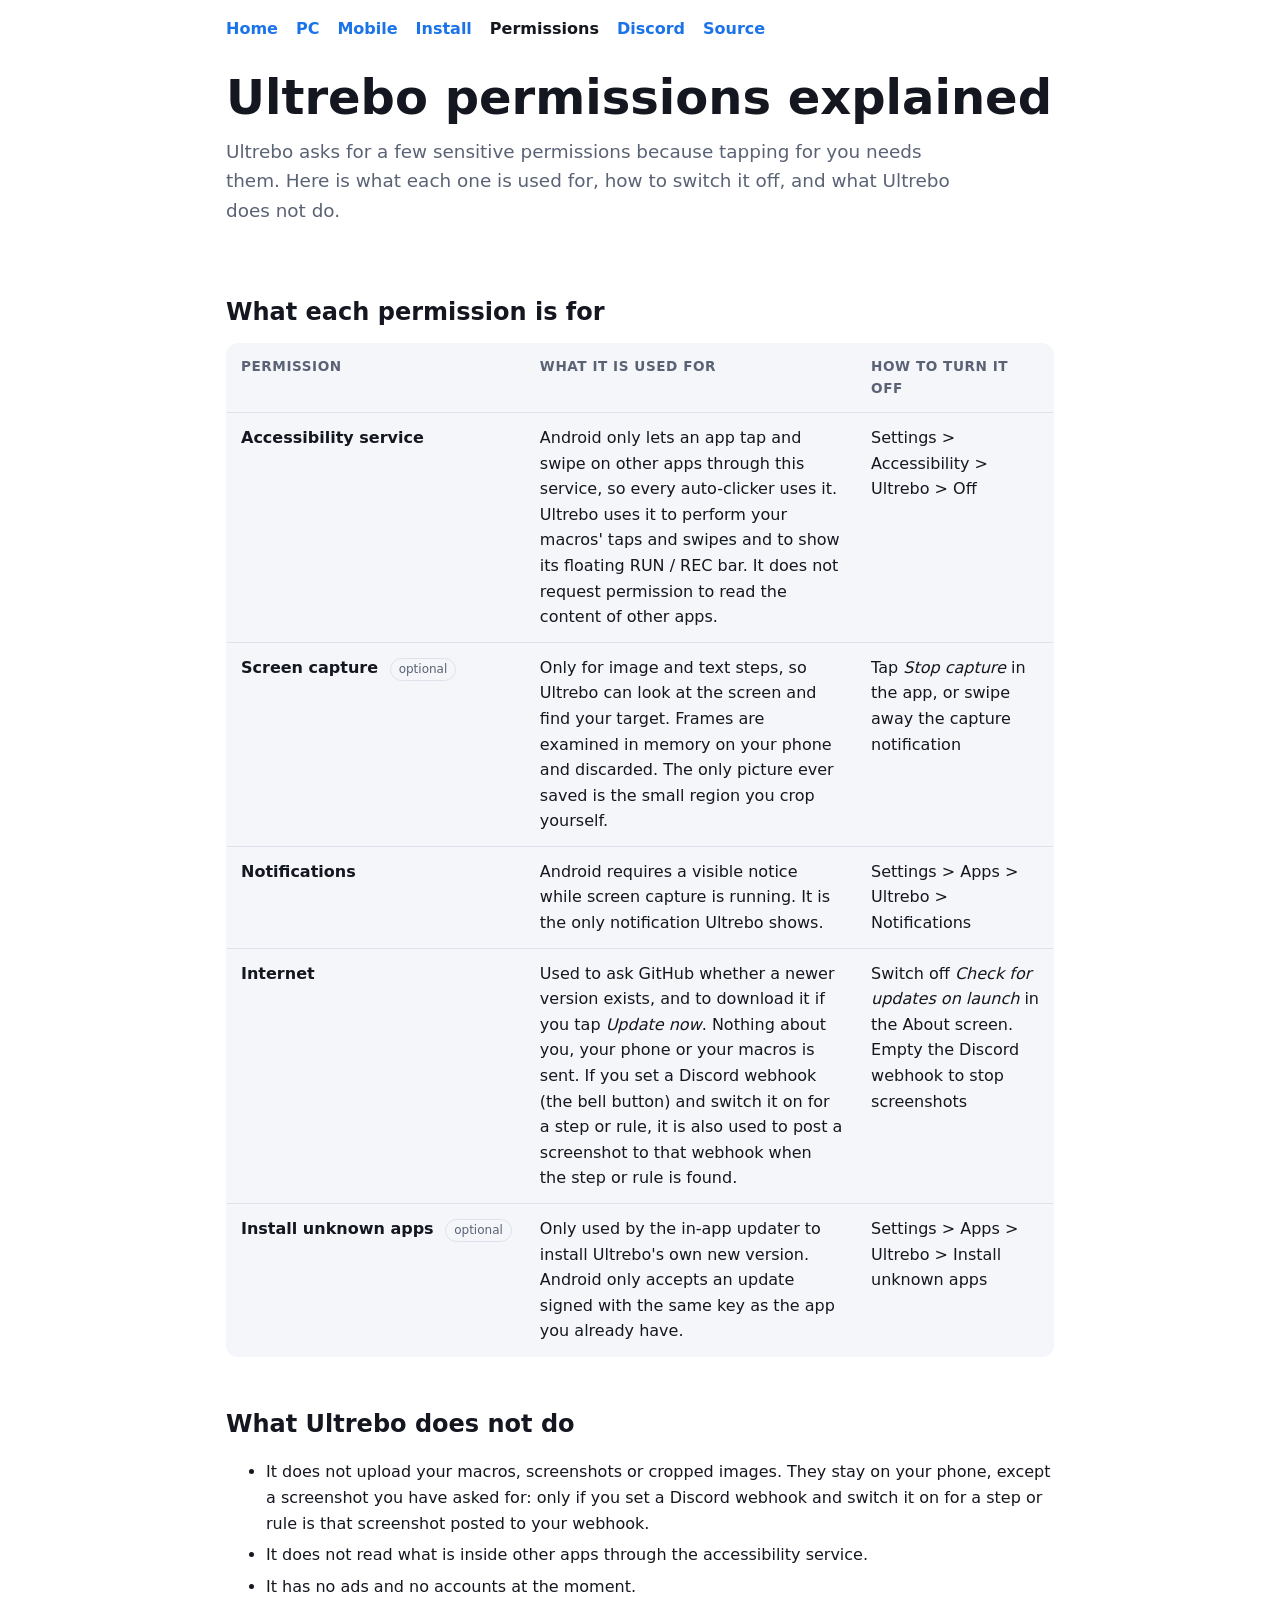
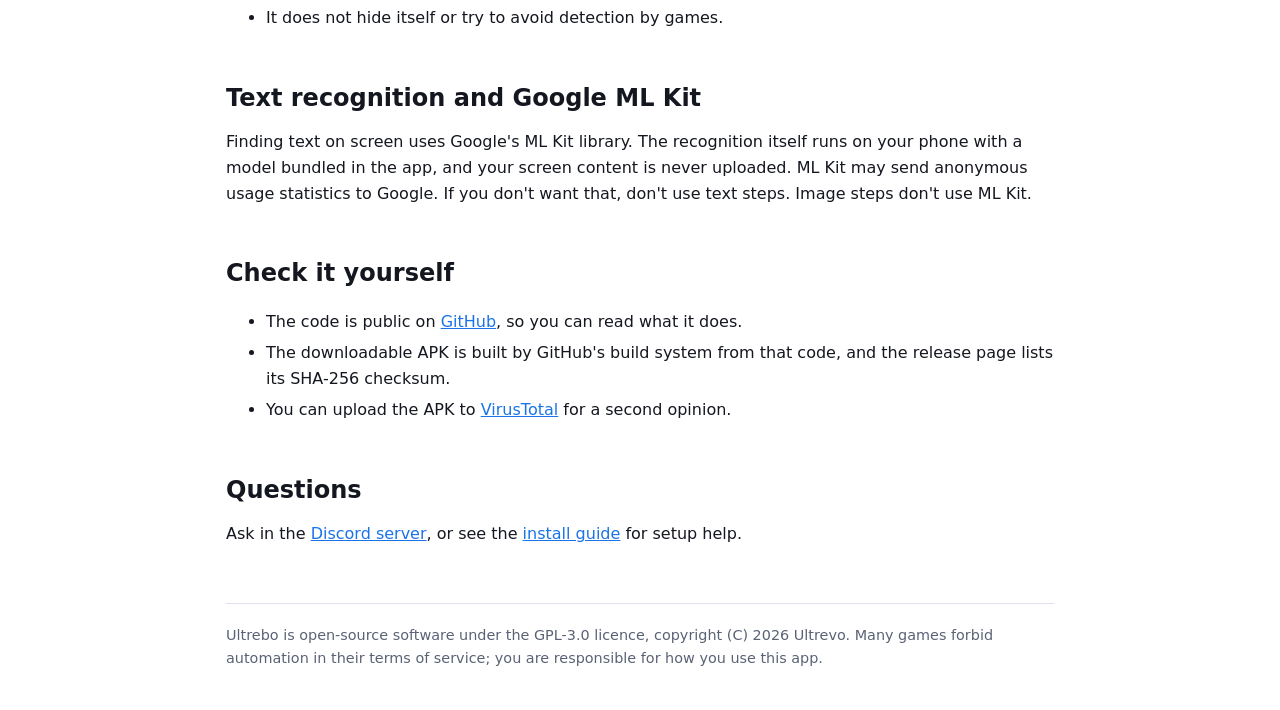
<file: docs/permissions.html>
<!doctype html>
<html lang="en">
<head>
<meta charset="utf-8">
<meta name="viewport" content="width=device-width, initial-scale=1">
<title>Ultrebo permissions explained - what each one is for</title>
<meta name="description" content="What each permission in Ultrebo is used for, how to switch it off, and what the app does not do. Accessibility service, screen capture, notifications, internet and install permissions.">
<meta name="robots" content="index,follow">
<meta name="theme-color" content="#1a73e8">
<link rel="canonical" href="https://ultrevo.github.io/Ultrebo/permissions.html">
<link rel="icon" href="favicon.svg" type="image/svg+xml">
<meta property="og:type" content="article">
<meta property="og:title" content="Ultrebo permissions explained - what each one is for">
<meta property="og:description" content="What each permission in Ultrebo is used for, how to switch it off, and what the app does not do. Accessibility service, screen capture, notifications, internet and install permissions.">
<meta property="og:url" content="https://ultrevo.github.io/Ultrebo/permissions.html">
<meta property="og:site_name" content="Ultrebo">
<link rel="stylesheet" href="style.css?v=4">
</head>
<body>
<div class="wrap">
<nav class="site" aria-label="Site"><a href="./">Home</a><a href="pc.html">PC</a><a href="mobile.html">Mobile</a><a href="install.html">Install</a><a href="permissions.html" aria-current="page">Permissions</a><a href="https://discord.gg/mAKGfaAWWW">Discord</a><a href="https://github.com/Ultrevo/Ultrebo">Source</a></nav>
<header class="page-title">
  <h1>Ultrebo permissions explained</h1>
  <p class="lead">Ultrebo asks for a few sensitive permissions because tapping for you needs them. Here is what each one is used for, how to switch it off, and what Ultrebo does not do.</p>
</header>

<h2>What each permission is for</h2>
<table>
  <thead><tr><th>Permission</th><th>What it is used for</th><th>How to turn it off</th></tr></thead>
  <tbody>
    <tr><td class="perm">Accessibility service</td>
      <td>Android only lets an app tap and swipe on other apps through this service, so every auto-clicker uses it. Ultrebo uses it to perform your macros' taps and swipes and to show its floating RUN / REC bar. It does not request permission to read the content of other apps.</td>
      <td>Settings &gt; Accessibility &gt; Ultrebo &gt; Off</td></tr>
    <tr><td class="perm">Screen capture <span class="tag">optional</span></td>
      <td>Only for image and text steps, so Ultrebo can look at the screen and find your target. Frames are examined in memory on your phone and discarded. The only picture ever saved is the small region you crop yourself.</td>
      <td>Tap <em>Stop capture</em> in the app, or swipe away the capture notification</td></tr>
    <tr><td class="perm">Notifications</td>
      <td>Android requires a visible notice while screen capture is running. It is the only notification Ultrebo shows.</td>
      <td>Settings &gt; Apps &gt; Ultrebo &gt; Notifications</td></tr>
    <tr><td class="perm">Internet</td>
      <td>Used to ask GitHub whether a newer version exists, and to download it if you tap <em>Update now</em>. Nothing about you, your phone or your macros is sent. If you set a Discord webhook (the bell button) and switch it on for a step or rule, it is also used to post a screenshot to that webhook when the step or rule is found.</td>
      <td>Switch off <em>Check for updates on launch</em> in the About screen. Empty the Discord webhook to stop screenshots</td></tr>
    <tr><td class="perm">Install unknown apps <span class="tag">optional</span></td>
      <td>Only used by the in-app updater to install Ultrebo's own new version. Android only accepts an update signed with the same key as the app you already have.</td>
      <td>Settings &gt; Apps &gt; Ultrebo &gt; Install unknown apps</td></tr>
  </tbody>
</table>

<h2>What Ultrebo does not do</h2>
<ul>
  <li>It does not upload your macros, screenshots or cropped images. They stay on your phone, except a screenshot you have asked for: only if you set a Discord webhook and switch it on for a step or rule is that screenshot posted to your webhook.</li>
  <li>It does not read what is inside other apps through the accessibility service.</li>
  <li>It has no ads and no accounts at the moment.</li>
  <li>It does not hide itself or try to avoid detection by games.</li>
</ul>

<h2>Text recognition and Google ML Kit</h2>
<p>Finding text on screen uses Google's ML Kit library. The recognition itself runs on your phone with a model bundled in the app, and your screen content is never uploaded. ML Kit may send anonymous usage statistics to Google. If you don't want that, don't use text steps. Image steps don't use ML Kit.</p>

<h2>Check it yourself</h2>
<ul>
  <li>The code is public on <a href="https://github.com/Ultrevo/Ultrebo">GitHub</a>, so you can read what it does.</li>
  <li>The downloadable APK is built by GitHub's build system from that code, and the release page lists its SHA-256 checksum.</li>
  <li>You can upload the APK to <a href="https://www.virustotal.com">VirusTotal</a> for a second opinion.</li>
</ul>

<h2>Questions</h2>
<p>Ask in the <a href="https://discord.gg/mAKGfaAWWW">Discord server</a>, or see the <a href="install.html">install guide</a> for setup help.</p>

<footer>
  <p class="small">Ultrebo is open-source software under the GPL-3.0 licence, copyright (C) 2026 Ultrevo. Many games forbid
  automation in their terms of service; you are responsible for how you use this app.</p>
</footer>
</div>
</body>
</html>
</file>
<file: docs/style.css>
:root {
    --bg: #ffffff; --surface: #f4f6fa; --text: #14171f; --muted: #5a6275;
    --accent: #1a73e8; --accent-text: #ffffff; --border: #dde2ec; --ok: #137333;
  }
  @media (prefers-color-scheme: dark) {
    :root {
      --bg: #11141b; --surface: #1a1f2a; --text: #eceff6; --muted: #a2abbd;
      --accent: #6aa8ff; --accent-text: #0b1220; --border: #2b3242; --ok: #7bd88f;
    }
  }
  * { box-sizing: border-box; }
  body { margin: 0; background: var(--bg); color: var(--text);
         font: 16px/1.6 system-ui, -apple-system, "Segoe UI", Roboto, sans-serif; }
  .wrap { max-width: 860px; margin: 0 auto; padding: 0 16px; }
  header.hero { padding: 56px 0 40px; }
  h1 { font-size: clamp(2rem, 6vw, 3rem); line-height: 1.15; margin: 0 0 12px; }
  h2 { font-size: 1.5rem; margin: 48px 0 12px; }
  h3 { font-size: 1.05rem; margin: 0 0 4px; }
  p { margin: 0 0 12px; }
  .lead { font-size: 1.15rem; color: var(--muted); max-width: 40em; }
  .buttons { display: flex; flex-wrap: wrap; gap: 12px; margin: 24px 0 8px; }
  a.btn { display: inline-block; padding: 12px 20px; border-radius: 10px; text-decoration: none;
          font-weight: 600; border: 1px solid var(--accent); }
  a.primary { background: var(--accent); color: var(--accent-text); }
  a.secondary { color: var(--accent); }
  .small { color: var(--muted); font-size: .9rem; }
  .grid { display: grid; gap: 12px; grid-template-columns: repeat(auto-fit, minmax(240px, 1fr)); }
  .card { background: var(--surface); border: 1px solid var(--border); border-radius: 12px; padding: 16px; }
  .card p { color: var(--muted); margin: 0; }
  table { width: 100%; border-collapse: collapse; background: var(--surface);
          border: 1px solid var(--border); border-radius: 12px; overflow: hidden; }
  th, td { text-align: left; vertical-align: top; padding: 12px 14px; border-bottom: 1px solid var(--border); }
  th { font-size: .85rem; text-transform: uppercase; letter-spacing: .04em; color: var(--muted); }
  tr:last-child td { border-bottom: 0; }
  td.perm { font-weight: 600; white-space: nowrap; }
  .tag { display: inline-block; font-size: .75rem; padding: 1px 8px; border-radius: 99px;
         border: 1px solid var(--border); color: var(--muted); margin-left: 6px; font-weight: 500; }
  ol { padding-left: 1.3em; } li { margin-bottom: 6px; }
  details { background: var(--surface); border: 1px solid var(--border); border-radius: 12px;
            padding: 12px 16px; margin-bottom: 10px; }
  summary { cursor: pointer; font-weight: 600; }
  details p { margin: 10px 0 0; color: var(--muted); }
  code { background: var(--surface); border: 1px solid var(--border); border-radius: 6px; padding: 1px 6px; }
  footer { margin: 56px 0 40px; padding-top: 20px; border-top: 1px solid var(--border); }
  a { color: var(--accent); }
  @media (max-width: 560px) { td.perm { white-space: normal; } }
  nav.site { display: flex; flex-wrap: wrap; gap: 4px 18px; padding: 16px 0 0; font-weight: 600; }
  nav.site a { text-decoration: none; }
  nav.site a[aria-current="page"] { color: var(--text); }
  .page-title { padding: 28px 0 8px; }
  .callout { background: var(--surface); border: 1px solid var(--border); border-left: 4px solid var(--accent);
             border-radius: 8px; padding: 12px 16px; margin: 16px 0; }
  .callout p { margin: 0; color: var(--muted); }
  .steps > li { margin-bottom: 14px; }


  /* Screenshot gallery: swipeable row on phones, three side-by-side cards on wider screens. */
  .shots { display: flex; gap: 16px; overflow-x: auto; scroll-snap-type: x mandatory;
           padding: 4px 0 12px; margin-top: 12px; -webkit-overflow-scrolling: touch; }
  .shots figure { flex: 0 0 min(250px, 72%); scroll-snap-align: start; margin: 0;
                  background: var(--surface); border: 1px solid var(--border); border-radius: 16px; padding: 10px; }
  .shots img { width: 100%; height: auto; display: block; border-radius: 10px; }
  .shots figcaption { font-size: .9rem; color: var(--text); margin: 10px 4px 4px; line-height: 1.4; }
  @media (min-width: 720px) {
    .shots { display: grid; grid-template-columns: repeat(3, 1fr); overflow: visible; }
    .shots figure { flex: none; }
  }
  .shot-single { max-width: 260px; margin: 12px 0 20px; }
  .shot-single img { width: 100%; height: auto; display: block; border-radius: 16px; border: 1px solid var(--border); }
  .shot-single figcaption { font-size: .9rem; color: var(--muted); margin-top: 8px; }
</file>
